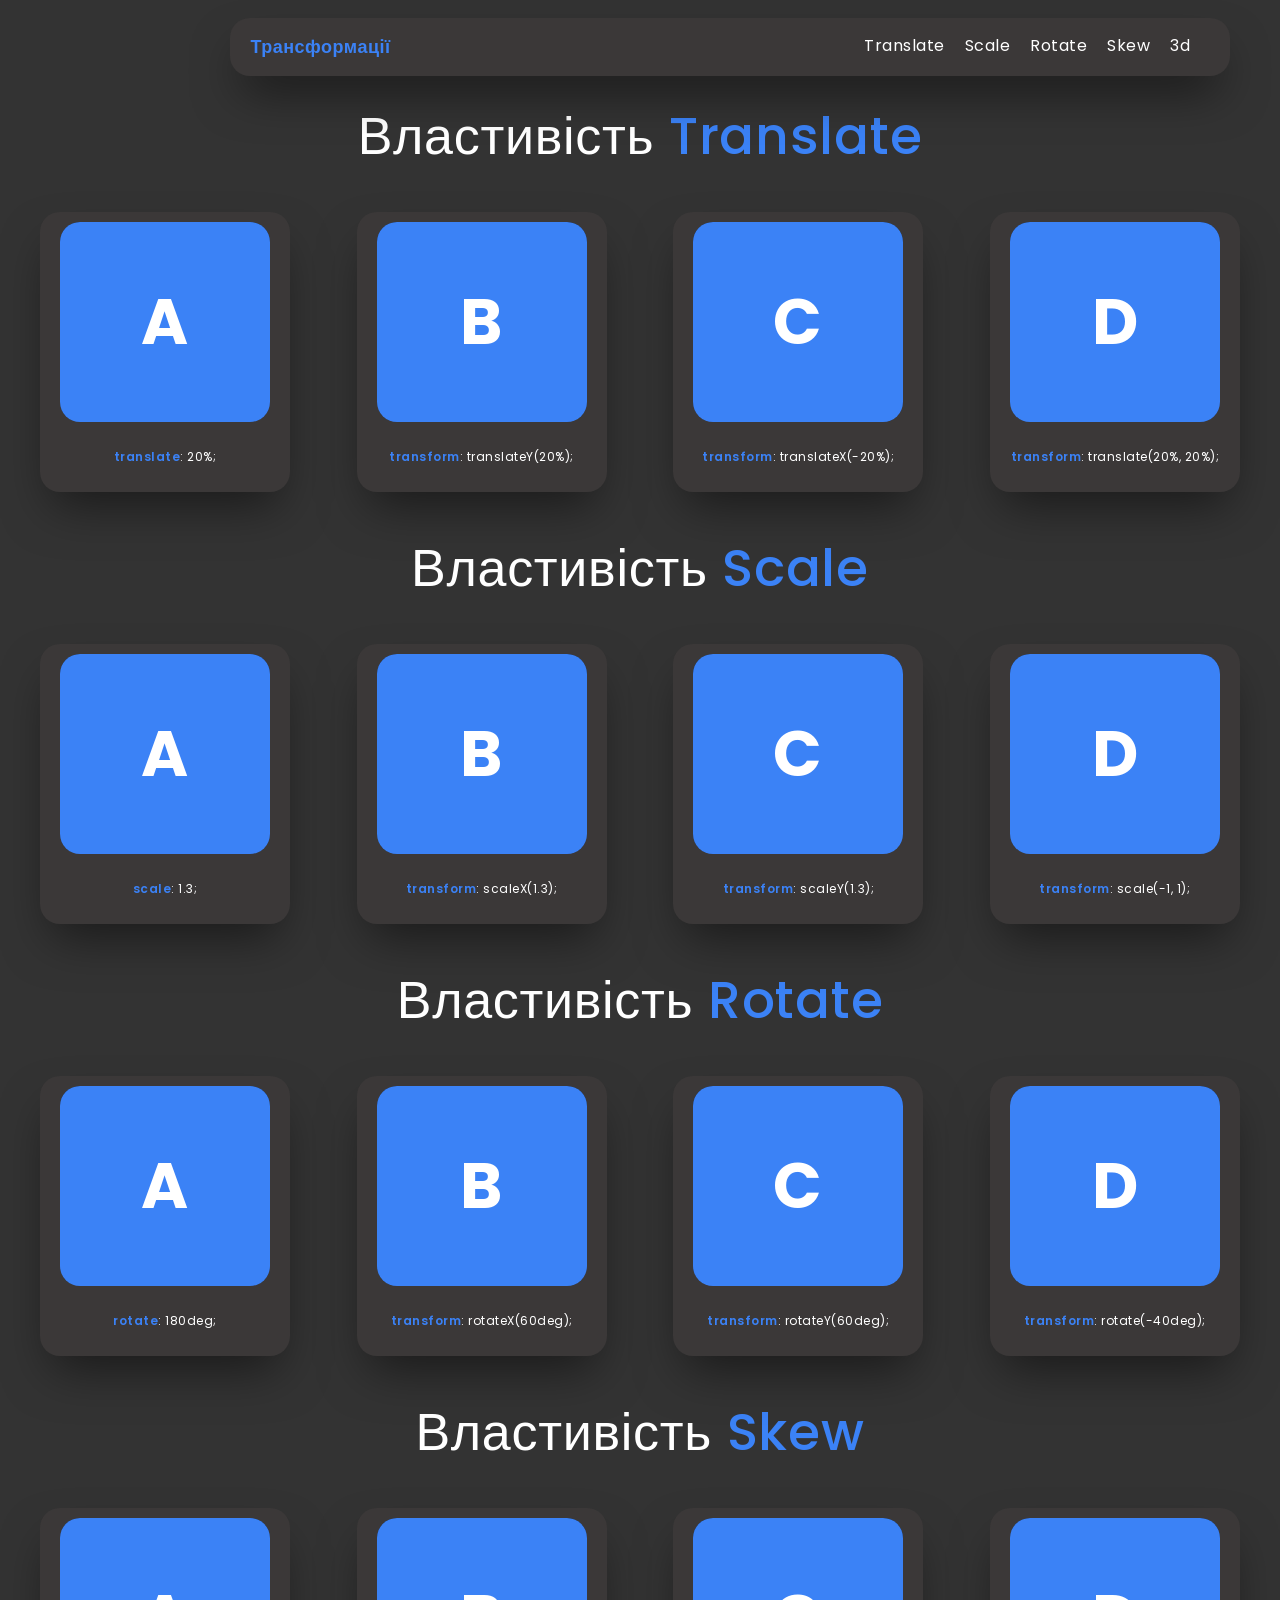
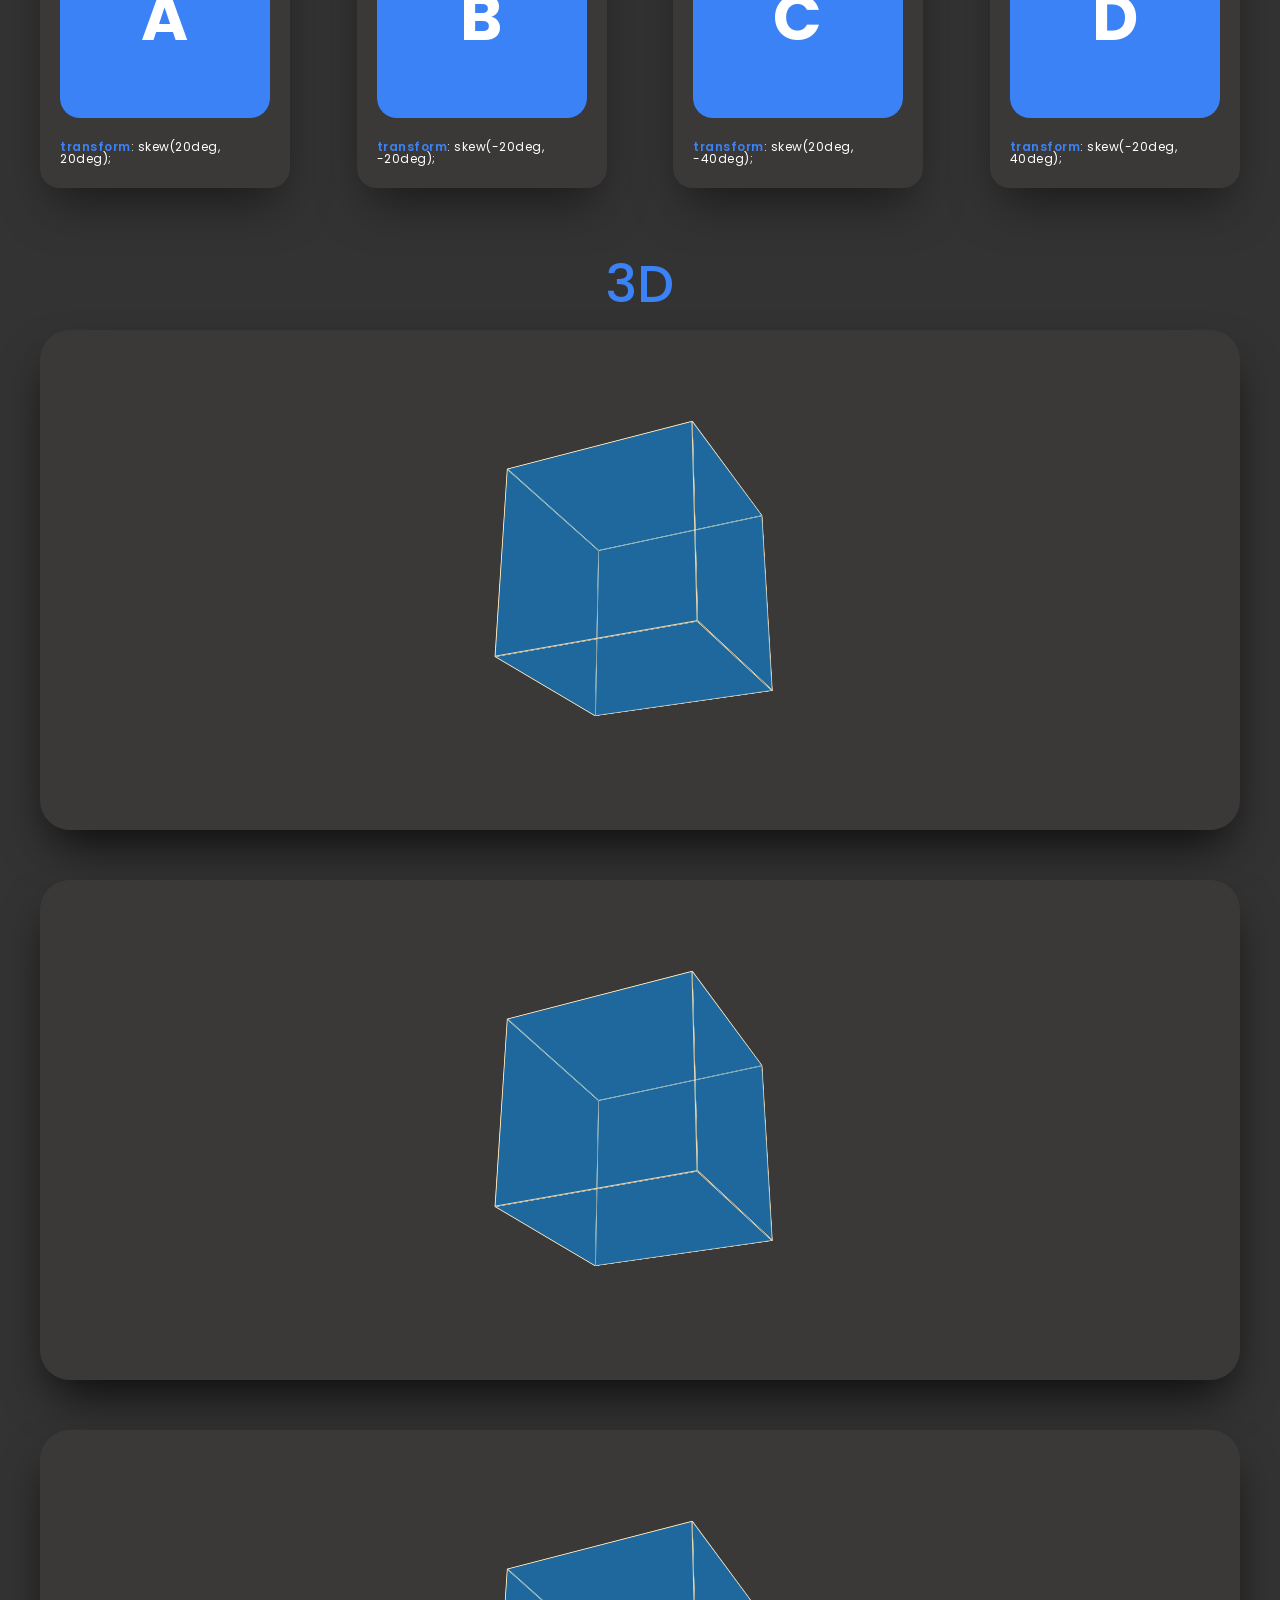
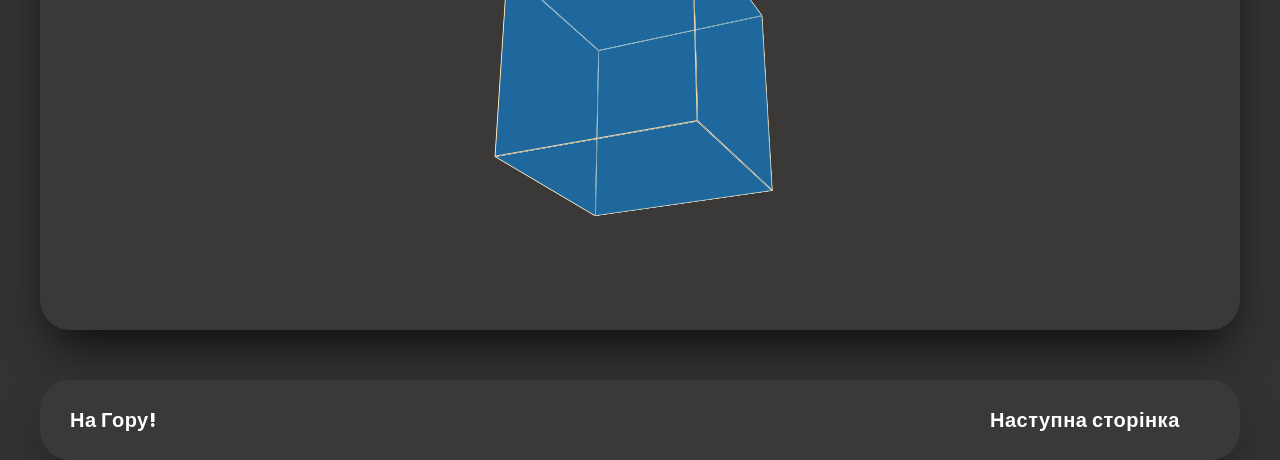
<file: homework_11/index.html>
<!DOCTYPE html>
<html lang="uk">

<head>
	<meta charset="UTF-8">
	<meta name="viewport" content="width=device-width, initial-scale=1.0">
	<link rel="preconnect" href="https://fonts.googleapis.com">
	<link rel="preconnect" href="https://fonts.gstatic.com" crossorigin>
	<link href="https://fonts.googleapis.com/css2?family=Poppins:wght@400;500;600;700&display=swap" rel="stylesheet">
	<link rel="stylesheet" href="css/reset.css">
	<link rel="stylesheet" href="css/style.css">
	<title>Home Work 11</title>
</head>

<body>
	<div class="wrapper">
		<header class="header">
			<div class="navigation">
				<div class="navigation__container">
					<div class='navigation__block'>
						<div class="navigation__title">
							<h1><span>Трансформації</span></h1>
						</div>
						<div class="navigation__list">
							<ul>
								<li><a href="#translate">Translate</a></li>
								<li><a href="#scale">Scale</a></li>
								<li><a href="#rotate">Rotate</a></li>
								<li><a href="#skew">Skew</a></li>
								<li><a href="#3d">3d</a></li>
							</ul>
						</div>
					</div>
				</div>
			</div>
		</header>
		<main class="page">
			<div class="content">
				<div class="content__container">
					<div class="subject" id='translate'>
						<h2>Властивість <span>Translate</span></h2>
					</div>
					<div class="section">
						<div class="block">
							<div class='block__background'>
								<div class="block__title" id="translate-a">
									<h2>A</h2>
								</div>
							</div>
							<div class="block__text">
								<p><span>translate</span>: 20%;</p>
							</div>
						</div>
						<div class="block">
							<div class='block__background'>
								<div class="block__title" id="translate-b">
									<h2>B</h2>
								</div>
							</div>
							<div class="block__text">
								<p><span>transform</span>: translateY(20%);</p>
							</div>
						</div>
						<div class="block">
							<div class='block__background'>
								<div class="block__title" id="translate-c">
									<h2>C</h2>
								</div>
							</div>
							<div class="block__text">
								<p><span>transform</span>: translateX(-20%);</p>
							</div>
						</div>
						<div class="block">
							<div class='block__background'>
								<div class="block__title" id="translate-d">
									<h2>D</h2>
								</div>
							</div>
							<div class="block__text">
								<p><span>transform</span>: translate(20%, 20%);</p>
							</div>
						</div>
					</div>
					<div class="subject" id='scale'>
						<h2>Властивість <span>Scale</span></h2>
					</div>
					<div class="section">
						<div class="block">
							<div class='block__background'>
								<div class="block__title" id="scale-a">
									<h2>A</h2>
								</div>
							</div>
							<div class="block__text">
								<p><span>scale</span>: 1.3;</p>
							</div>
						</div>
						<div class="block">
							<div class='block__background'>
								<div class="block__title" id="scale-b"">
									<h2>B</h2>
								</div>
							</div>
							<div class=" block__text">
									<p><span>transform</span>: scaleX(1.3);</p>
								</div>
							</div>
							<div class="block">
								<div class='block__background'>
									<div class="block__title" id="scale-c">
										<h2>C</h2>
									</div>
								</div>
								<div class="block__text">
									<p><span>transform</span>: scaleY(1.3);</p>
								</div>
							</div>
							<div class="block">
								<div class='block__background'>
									<div class="block__title" id="scale-d">
										<h2>D</h2>
									</div>
								</div>
								<div class="block__text">
									<p><span>transform</span>: scale(-1, 1);</p>
								</div>
							</div>
						</div>
						<div class="subject" id='rotate'>
							<h2>Властивість <span>Rotate</span></h2>
						</div>
						<div class="section">
							<div class="block">
								<div class='block__background'>
									<div class="block__title" id="rotate-a">
										<h2>A</h2>
									</div>
								</div>
								<div class="block__text">
									<p><span>rotate</span>: 180deg;</p>
								</div>
							</div>
							<div class="block">
								<div class='block__background'>
									<div class="block__title" id="rotate-b">
										<h2>B</h2>
									</div>
								</div>
								<div class="block__text">
									<p><span>transform</span>: rotateX(60deg);</p>
								</div>
							</div>
							<div class="block">
								<div class='block__background'>
									<div class="block__title" id="rotate-c">
										<h2>C</h2>
									</div>
								</div>
								<div class="block__text">
									<p><span>transform</span>: rotateY(60deg);</p>
								</div>
							</div>
							<div class="block">
								<div class='block__background'>
									<div class="block__title" id="rotate-d">
										<h2>D</h2>
									</div>
								</div>
								<div class="block__text">
									<p><span>transform</span>: rotate(-40deg);</p>
								</div>
							</div>
						</div>
						<div class="subject" id="skew">
							<h2>Властивість <span>Skew</span></h2>
						</div>
						<div class="section" id='skew-section'>
							<div class="block">
								<div class='block__background'>
									<div class="block__title" id="skew-a">
										<h2>A</h2>
									</div>
								</div>
								<div class="block__text">
									<p><span>transform</span>: skew(20deg, 20deg);</p>
								</div>
							</div>
							<div class="block">
								<div class='block__background'>
									<div class="block__title" id="skew-b">
										<h2>B</h2>
									</div>
								</div>
								<div class="block__text">
									<p><span>transform</span>: skew(-20deg, -20deg);</p>
								</div>
							</div>
							<div class="block">
								<div class='block__background'>
									<div class="block__title" id="skew-c">
										<h2>C</h2>
									</div>
								</div>
								<div class="block__text">
									<p><span>transform</span>: skew(20deg, -40deg);</p>
								</div>
							</div>
							<div class="block">
								<div class='block__background'>
									<div class="block__title" id="skew-d">
										<h2>D</h2>
									</div>
								</div>
								<div class="block__text">
									<p><span>transform</span>: skew(-20deg, 40deg);</p>
								</div>
							</div>
						</div>
						<div class="subject" id="3d">
							<h2><span>3D</span></h2>
						</div>
						<div class="section-3d" id="section-3d-a">
							<div class="scene">
								<div class="cube" id="cube-a">
									<div class="face front"></div>
									<div class="face back"></div>
									<div class="face left"></div>
									<div class="face right"></div>
									<div class="face top"></div>
									<div class="face bottom"></div>
								</div>
							</div>
						</div>
						<div class="section-3d" id="section-3d-b">
							<div class="scene">
								<div class="cube" id="cube-b">
									<div class="face front"></div>
									<div class="face back"></div>
									<div class="face left"></div>
									<div class="face right"></div>
									<div class="face top"></div>
									<div class="face bottom"></div>
								</div>
							</div>
						</div>
						<div class="section-3d" id="section-3d-c">
							<div class="scene">
								<div class="cube" id="cube-c">
									<div class="face front"></div>
									<div class="face back"></div>
									<div class="face left"></div>
									<div class="face right"></div>
									<div class="face top"></div>
									<div class="face bottom"></div>
								</div>
							</div>
						</div>
					</div>
				</div>
		</main>
		<footer class="footer">
			<div class="footer__container">
				<div class="button">
					<a href="#"><span>На</span> Гору!</a>
				</div>
				<div class="button">
					<a target='_blank' href="rocket.html"><span>Наступна</span> сторінка</a>
				</div>
			</div>
		</footer>
	</div>
</body>

</html>
</file>
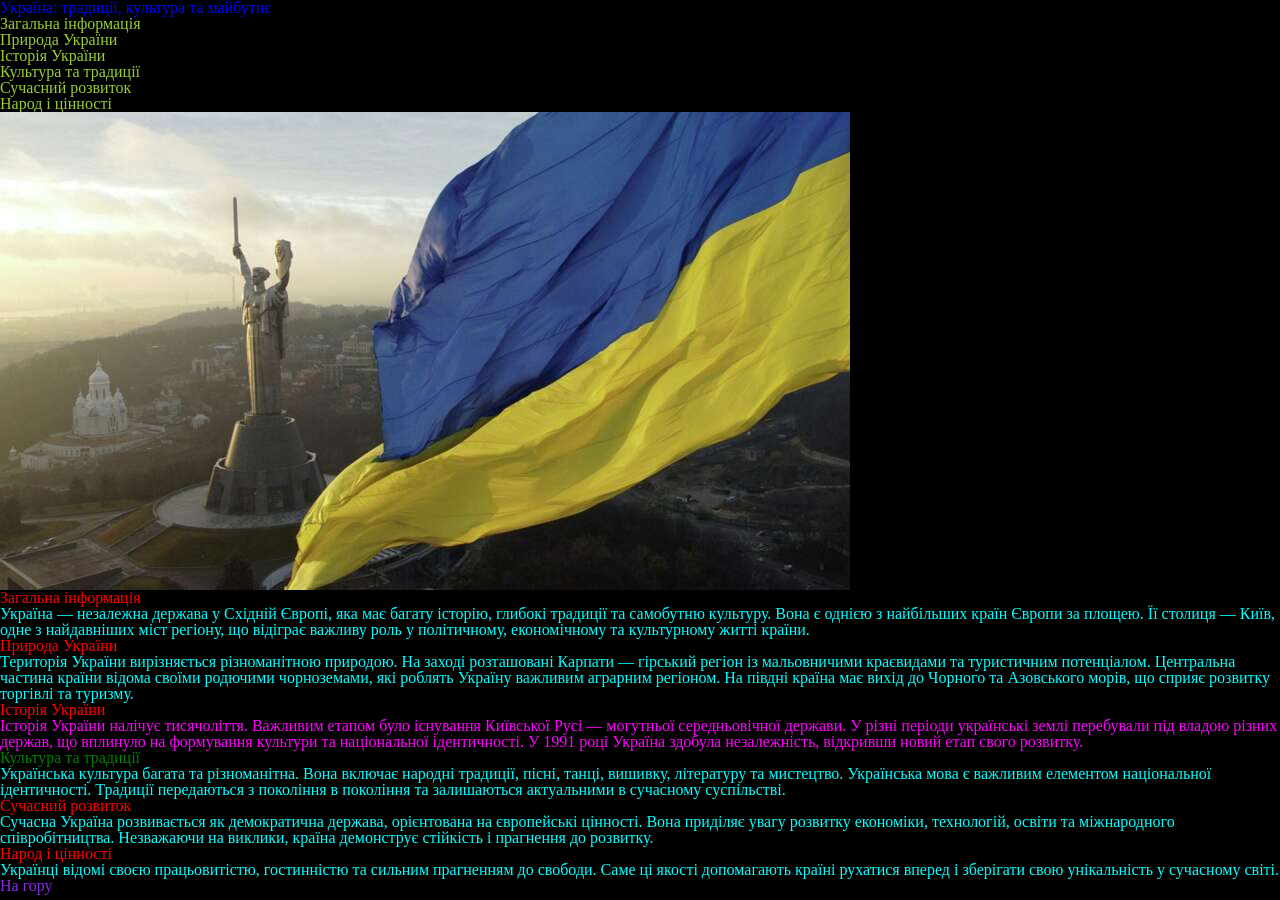
<file: homework_3/index.html>
<!DOCTYPE html>
<html lang="uk">

<head>
   <meta charset="UTF-8">
   <meta name="viewport" content="width=device-width, initial-scale=1.0">
   <link rel="stylesheet" href="css/reset.css">
   <link rel="stylesheet" href="css/style.css">
   <title>HomeWork 3</title>
</head>

<body>
   <header>
      <div class="block-title">
         <h1 class="title">Україна: традиції, культура та майбутнє</h1>
      </div>
   </header>
   <main>
      <nav class="main-nav">
         <ul>
            <li><a href="#about">Загальна інформація</a></li>
            <li><a href="#nature">Природа України</a></li>
            <li><a href="#history">Історія України</a></li>
            <li><a href="#culture">Культура та традиції</a></li>
            <li><a href="#development">Сучасний розвиток</a></li>
            <li><a href="#people">Народ і цінності</a></li>
         </ul>
      </nav>
      <div>
         <img src="img/ukraine.jpg" alt="прапор україни">
      </div>
      <div class="block-about" id="about">
         <h2 class="section-title">Загальна інформація</h2>
         <p class="text">
            Україна — незалежна держава у Східній Європі, яка має багату історію, глибокі традиції та самобутню
            культуру. Вона є однією з найбільших країн Європи за площею. Її столиця — Київ, одне з найдавніших міст
            регіону, що відіграє важливу роль у політичному, економічному та культурному житті країни.
         </p>
      </div>
      <div class="block-nature" id="nature">
         <h2 class="section-title">Природа України</h2>
         <p class="text">
            Територія України вирізняється різноманітною природою. На заході розташовані Карпати — гірський регіон із
            мальовничими краєвидами та туристичним потенціалом. Центральна частина країни відома своїми родючими
            чорноземами, які роблять Україну важливим аграрним регіоном. На півдні країна має вихід до Чорного та
            Азовського морів, що сприяє розвитку торгівлі та туризму.
         </p>
      </div>
      <div class="block-history" id="history">
         <h2 class="section-title">Історія України</h2>
         <p class="text" id="text-history">
            Історія України налічує тисячоліття. Важливим етапом було існування Київської Русі — могутньої
            середньовічної держави. У різні періоди українські землі перебували під владою різних держав, що вплинуло на
            формування культури та національної ідентичності. У 1991 році Україна здобула незалежність, відкривши новий
            етап свого розвитку.
         </p>
      </div>
      <div class="block-culture" id="culture">
         <h2 class="section-title" id="title-culture">Культура та традиції</h2>
         <p class="text">
            Українська культура багата та різноманітна. Вона включає народні традиції, пісні, танці, вишивку, літературу
            та мистецтво. Українська мова є важливим елементом національної ідентичності. Традиції передаються з
            покоління в покоління та залишаються актуальними в сучасному суспільстві.
         </p>
      </div>
      <div class="block-development" id="development">
         <h2 class="section-title">Сучасний розвиток</h2>
         <p class="text">
            Сучасна Україна розвивається як демократична держава, орієнтована на європейські цінності. Вона приділяє
            увагу розвитку економіки, технологій, освіти та міжнародного співробітництва. Незважаючи на виклики, країна
            демонструє стійкість і прагнення до розвитку.
         </p>
      </div>
      <div class="block-people" id="people">
         <h2 class="section-title">Народ і цінності</h2>
         <p class="text">
            Українці відомі своєю працьовитістю, гостинністю та сильним прагненням до свободи. Саме ці якості
            допомагають країні рухатися вперед і зберігати свою унікальність у сучасному світі.
         </p>
      </div>
   </main>
   <footer>
      <div class="button">
         <a href="#top">На гору</a>
      </div>
   </footer>
</body>

</html>
</file>
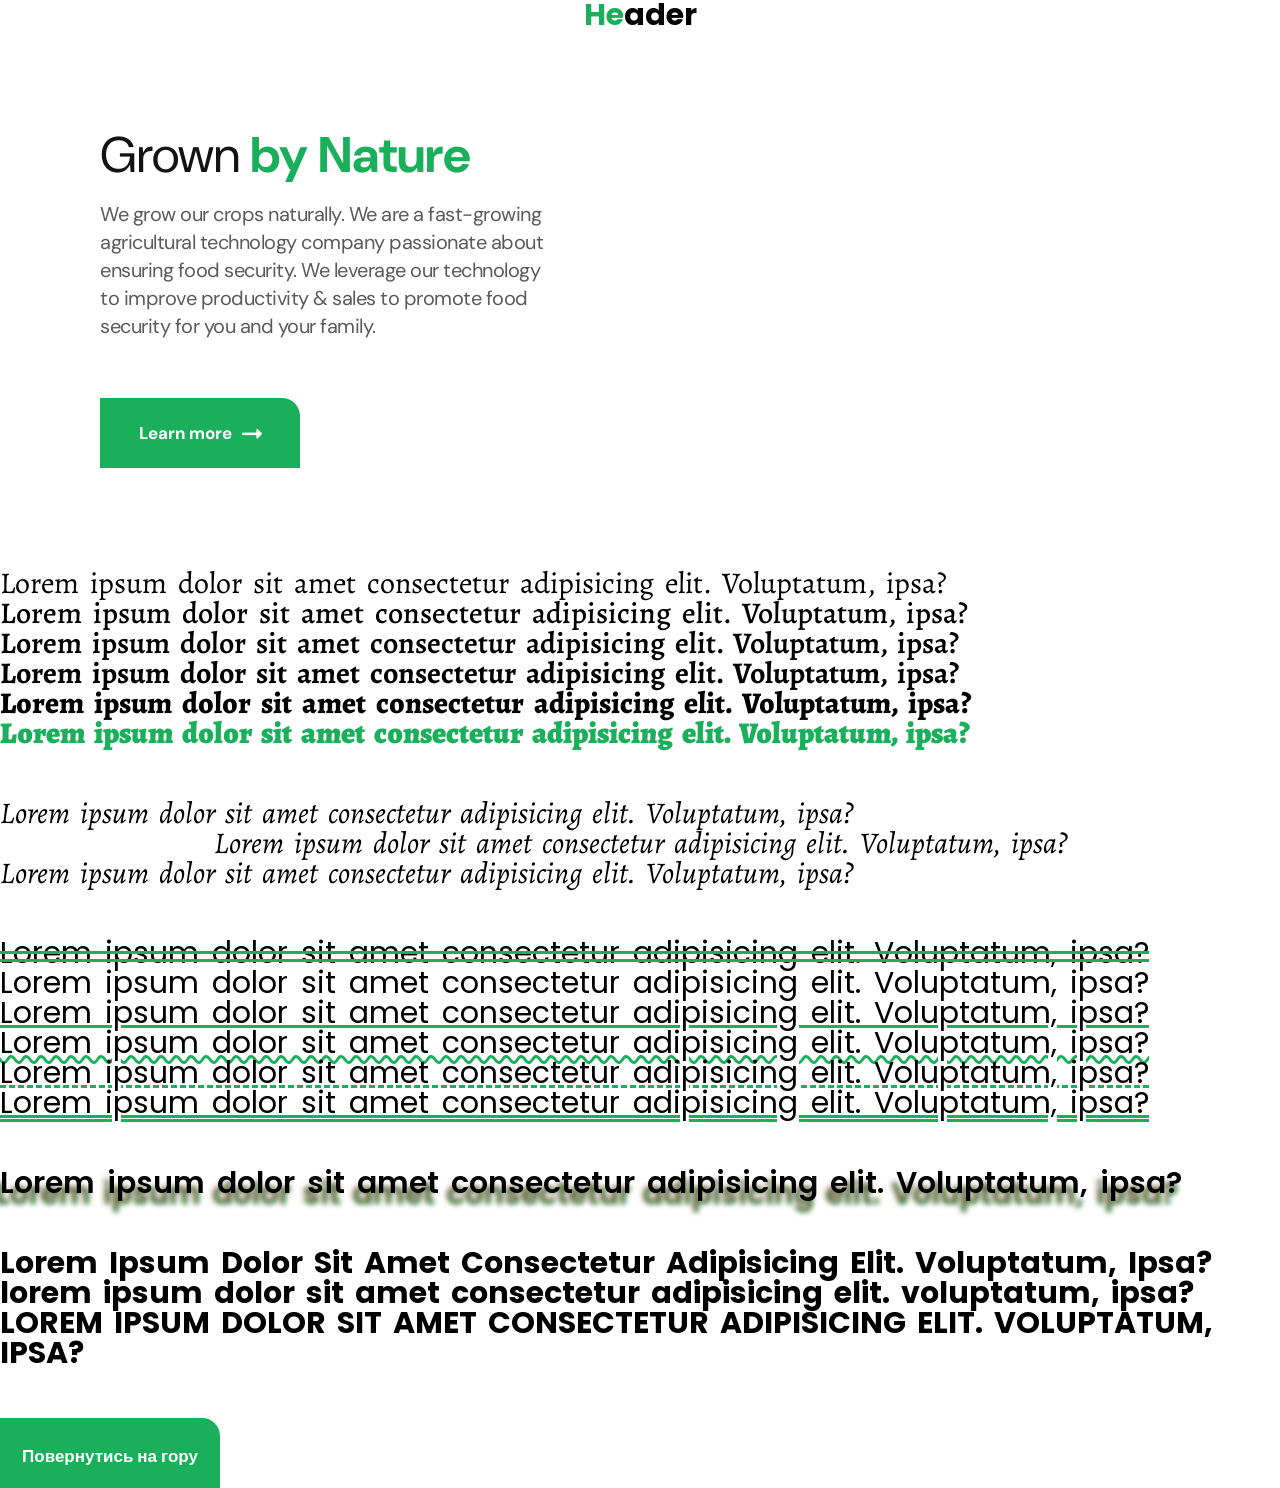
<file: homework_4/index.html>
<!DOCTYPE html>
<html lang="uk">

<head>
   <meta charset="UTF-8">
   <meta name="viewport" content="width=device-width, initial-scale=1.0">
   <link rel="stylesheet" href="css/reset.css">
   <link rel="stylesheet" href="css/fonts.css">
   <link rel="stylesheet" href="css/style.css">
   <link rel="preconnect" href="https://fonts.googleapis.com">
   <link rel="preconnect" href="https://fonts.gstatic.com" crossorigin>
   <link href="https://fonts.googleapis.com/css2?family=DM%20Sans:wght@100;200;300;400;500;600;700;800;900&display=swap"
      rel="stylesheet">
   <link href="https://fonts.googleapis.com/css2?family=Poppins:wght@100;200;300;400;500;600;700;800;900&display=swap"
      rel="stylesheet">
   <title>Homework 4</title>
</head>

<body>

   <header>
      <div class="title">
         <h1><span>He</span>ader</h1>
      </div>
   </header>
   <main>
      <div class="block">
         <h2>Grown <span>by Nature</span></h2>
         <p>We grow our crops naturally. We are a fast-growing<br>agricultural technology company passionate
            about<br>ensuring food security. We leverage our technology<br>to improve productivity & sales to promote
            food<br>
            security for you and your family.</p>
         <div>
            <button class="button">Learn more <img src="../homework_4/img/Path.png" alt="#"></button>
         </div>
      </div>
      <div class="block-1">
         <p>
            Lorem ipsum dolor sit amet consectetur adipisicing elit. Voluptatum, ipsa?
         </p>
      </div>
      <div class="block-2">
         <p>
            Lorem ipsum dolor sit amet consectetur adipisicing elit. Voluptatum, ipsa?
         </p>
      </div>
      <div class="block-3">
         <p>
            Lorem ipsum dolor sit amet consectetur adipisicing elit. Voluptatum, ipsa?
         </p>
      </div>
      <div class="block-4">
         <p>
            Lorem ipsum dolor sit amet consectetur adipisicing elit. Voluptatum, ipsa?
         </p>
      </div>
      <div class="block-5">
         <p>
            Lorem ipsum dolor sit amet consectetur adipisicing elit. Voluptatum, ipsa?
         </p>
      </div>
      <div class="block-6">
         <p>
            Lorem ipsum dolor sit amet consectetur adipisicing elit. Voluptatum, ipsa?
         </p>
      </div>
      <div class="block-7">
         <p>
            Lorem ipsum dolor sit amet consectetur adipisicing elit. Voluptatum, ipsa?
         </p>
      </div>
      <div class="block-8">
         <p>
            Lorem ipsum dolor sit amet consectetur adipisicing elit. Voluptatum, ipsa?
         </p>
      </div>
      <div class="block-9">
         <p>
            Lorem ipsum dolor sit amet consectetur adipisicing elit. Voluptatum, ipsa?
         </p>
      </div>
      <div class="block-10">
         <p>
            Lorem ipsum dolor sit amet consectetur adipisicing elit. Voluptatum, ipsa?
         </p>
      </div>
      <div class="block-11">
         <p>
            Lorem ipsum dolor sit amet consectetur adipisicing elit. Voluptatum, ipsa?
         </p>
      </div>
      <div class="block-12">
         <p>
            Lorem ipsum dolor sit amet consectetur adipisicing elit. Voluptatum, ipsa?
         </p>
      </div>
      <div class="block-13">
         <p>
            Lorem ipsum dolor sit amet consectetur adipisicing elit. Voluptatum, ipsa?
         </p>
      </div>
      <div class="block-14">
         <p>
            Lorem ipsum dolor sit amet consectetur adipisicing elit. Voluptatum, ipsa?
         </p>
      </div>
      <div class="block-15">
         <p>
            Lorem ipsum dolor sit amet consectetur adipisicing elit. Voluptatum, ipsa?
         </p>
      </div>
      <div class="block-16">
         <p>
            Lorem ipsum dolor sit amet consectetur adipisicing elit. Voluptatum, ipsa?
         </p>
      </div>
      <div class="block-17">
         <p>
            Lorem ipsum dolor sit amet consectetur adipisicing elit. Voluptatum, ipsa?
         </p>
      </div>
      <div class="block-18">
         <p>
            Lorem ipsum dolor sit amet consectetur adipisicing elit. Voluptatum, ipsa?
         </p>
      </div>
      <div class="block-19">
         <p>
            Lorem ipsum dolor sit amet consectetur adipisicing elit. Voluptatum, ipsa?
         </p>
      </div>
   </main>
   <footer>
      <div class="footer">
         <p><a href="#top">Повернутись на гору</a></p>
      </div>
   </footer>
</body>

</html>
</file>
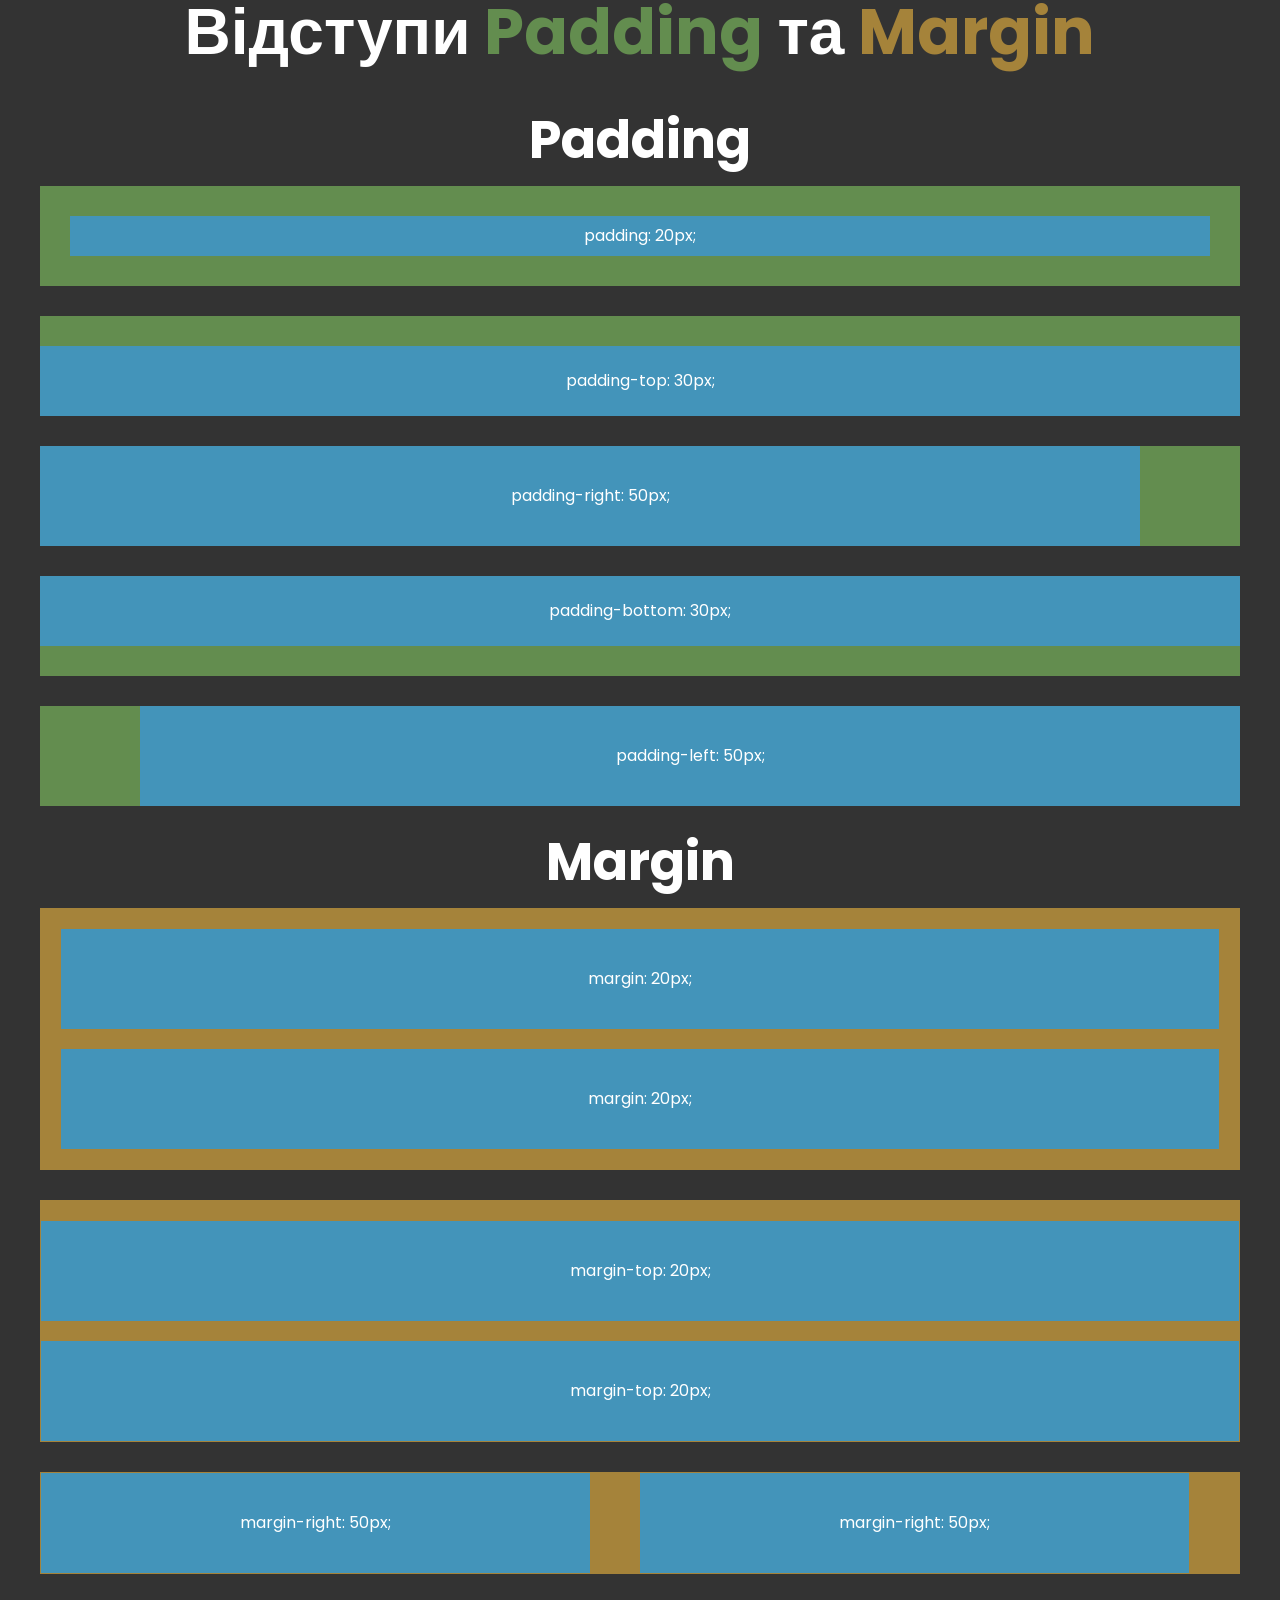
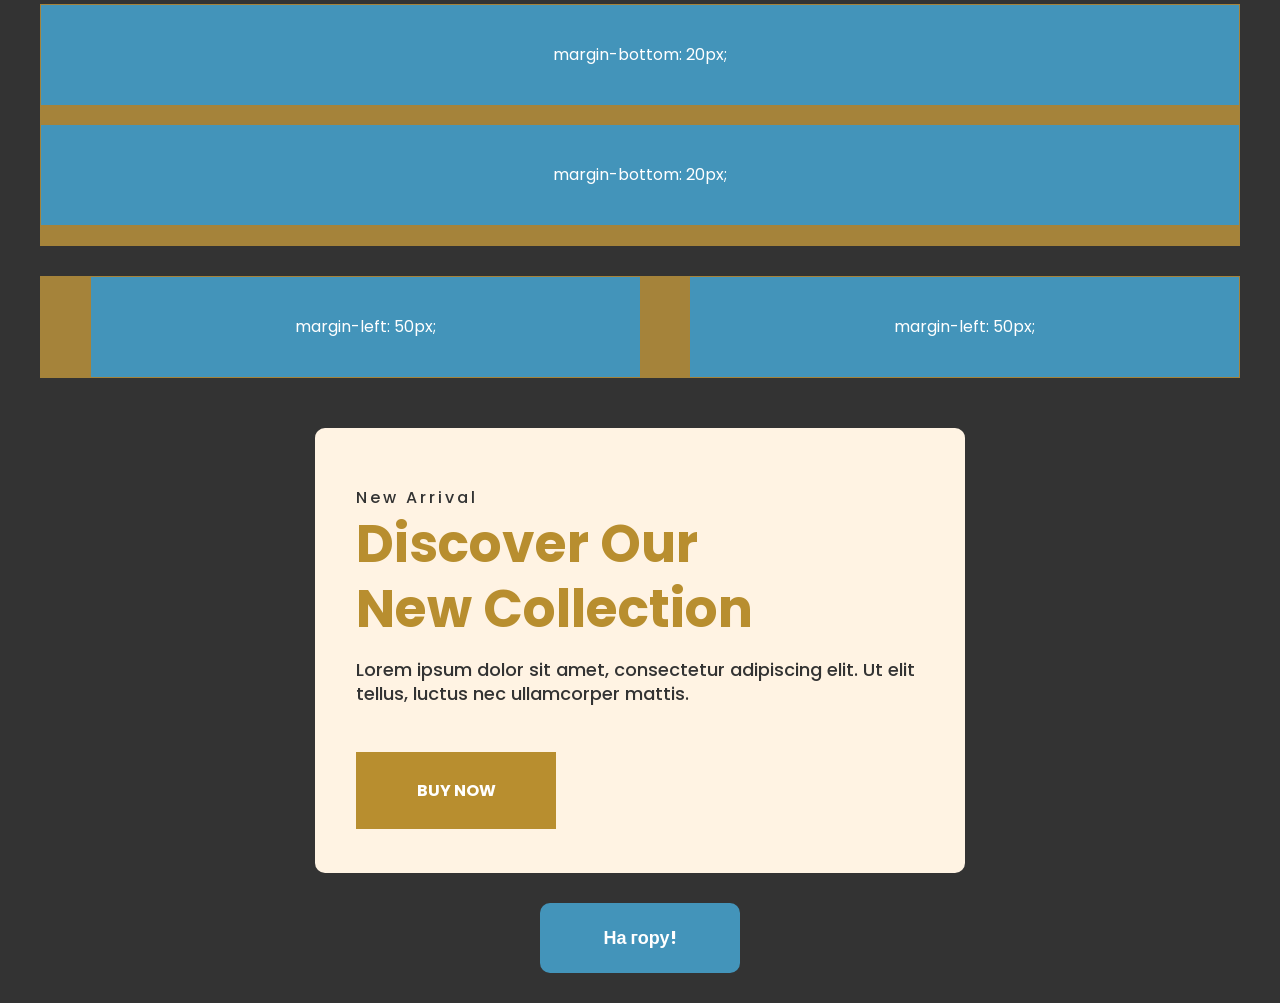
<file: homework_5/index.html>
<!DOCTYPE html>
<html lang="uk">

<head>
	<meta charset="UTF-8">
	<meta name="viewport" content="width=device-width, initial-scale=1.0">
	<link rel="preconnect" href="https://fonts.googleapis.com">
	<link rel="preconnect" href="https://fonts.gstatic.com" crossorigin>
	<link href="https://fonts.googleapis.com/css2?family=Poppins:wght@400;500;700&display=swap" rel="stylesheet">
	<link rel="stylesheet" href="css/reset.css">
	<link rel="stylesheet" href="css/style.css">
	<title>Home work 5</title>
</head>

<body>
	<div class="wrapper">
		<header class="header">
			<div class="header__container">
				<div class="header__title">
					<h1>Відступи <span id="a">Padding</span> та <span id="b">Margin</span></h1>
				</div>
			</div>
		</header>
		<main class="page">
			<!-------------------------------------------->
			<div class=" padding">
				<div class="padding__container">
					<div class="padding__title">
						<h2>Padding</h2>
					</div>
					<div class="padding__section">
						<div class="padding__block" id="padding">
							<div class="padding__content">
								<p>padding: 20px;</p>
							</div>
						</div>
					</div>
					<div class="padding__section">
						<div class="padding__block" id="padding-top">
							<div class="padding__content">
								<p>padding-top: 30px;</p>
							</div>
						</div>
					</div>
					<div class="padding__section">
						<div class="padding__block" id="padding-right">
							<div class="padding__content">
								<p>padding-right: 50px;</p>
							</div>
						</div>
					</div>
					<div class="padding__section">
						<div class="padding__block" id="padding-bottom">
							<div class="padding__content">
								<p>padding-bottom: 30px;</p>
							</div>
						</div>
					</div>
					<div class="padding__section">
						<div class="padding__block" id="padding-left">
							<div class="padding__content">
								<p>padding-left: 50px;</p>
							</div>
						</div>
					</div>
				</div>
			</div>
			<!-------------------------------------------->
			<div class="margin">
				<div class="margin__container">
					<div class="margin__title">
						<h2>Margin</h2>
					</div>
					<div class="margin__section">
						<div class="margin__block" id="margin-a">
							<div class="margin__content">
								<p>margin: 20px;</p>
							</div>
						</div>
						<div class="margin__block" id="margin-b">
							<div class="margin__content">
								<p>margin: 20px;</p>
							</div>
						</div>
					</div>
					<div class="margin__section">
						<div class="margin__block" id="margin-top-a">
							<div class="margin__content">
								<p>margin-top: 20px;</p>
							</div>
						</div>
						<div class="margin__block" id="margin-top-b">
							<div class="margin__content">
								<p>margin-top: 20px;</p>
							</div>
						</div>
					</div>
					<div class="margin__section" id="section-right">
						<div class="margin__block" id="margin-right-a">
							<div class="margin__content">
								<p>margin-right: 50px;</p>
							</div>
						</div>
						<div class="margin__block" id="margin-right-b">
							<div class="margin__content">
								<p>margin-right: 50px;</p>
							</div>
						</div>
					</div>
					<div class="margin__section">
						<div class="margin__block" id="margin-bottom-a">
							<div class="margin__content">
								<p>margin-bottom: 20px;</p>
							</div>
						</div>
						<div class="margin__block" id="margin-bottom-b">
							<div class="margin__content">
								<p>margin-bottom: 20px;</p>
							</div>
						</div>
					</div>
					<div class="margin__section" id="section-left">
						<div class="margin__block" id="margin-left-a">
							<div class="margin__content">
								<p>margin-left: 50px;</p>
							</div>
						</div>
						<div class="margin__block" id="margin-left-b">
							<div class="margin__content">
								<p>margin-left: 50px;</p>
							</div>
						</div>
					</div>
				</div>
			</div>
			<!-------------------------------------------->
			<div class="collection">
				<div class="collection__container">
					<div class="collection-section">
						<div class="block">
							<div class="block__suptitle">
								<h3>New Arrival</h3>
							</div>
							<div class="block__title">
								<h2>Discover Our<br> New Collection</h2>
							</div>
							<div class="block__text">
								<p>Lorem ipsum dolor sit amet, consectetur adipiscing elit. Ut elit tellus, luctus nec ullamcorper
									mattis.
								</p>
							</div>
							<div class="block__button">
								<a href="#">BUY Now</a>
							</div>
						</div>
					</div>
				</div>
			</div>
		</main>
		<footer class=" footer">
			<div class="footer__container">
				<div class="footer__button">
					<a href="#top">На гору!</a>
				</div>
			</div>
		</footer>
	</div>
</body>

</html>
</file>
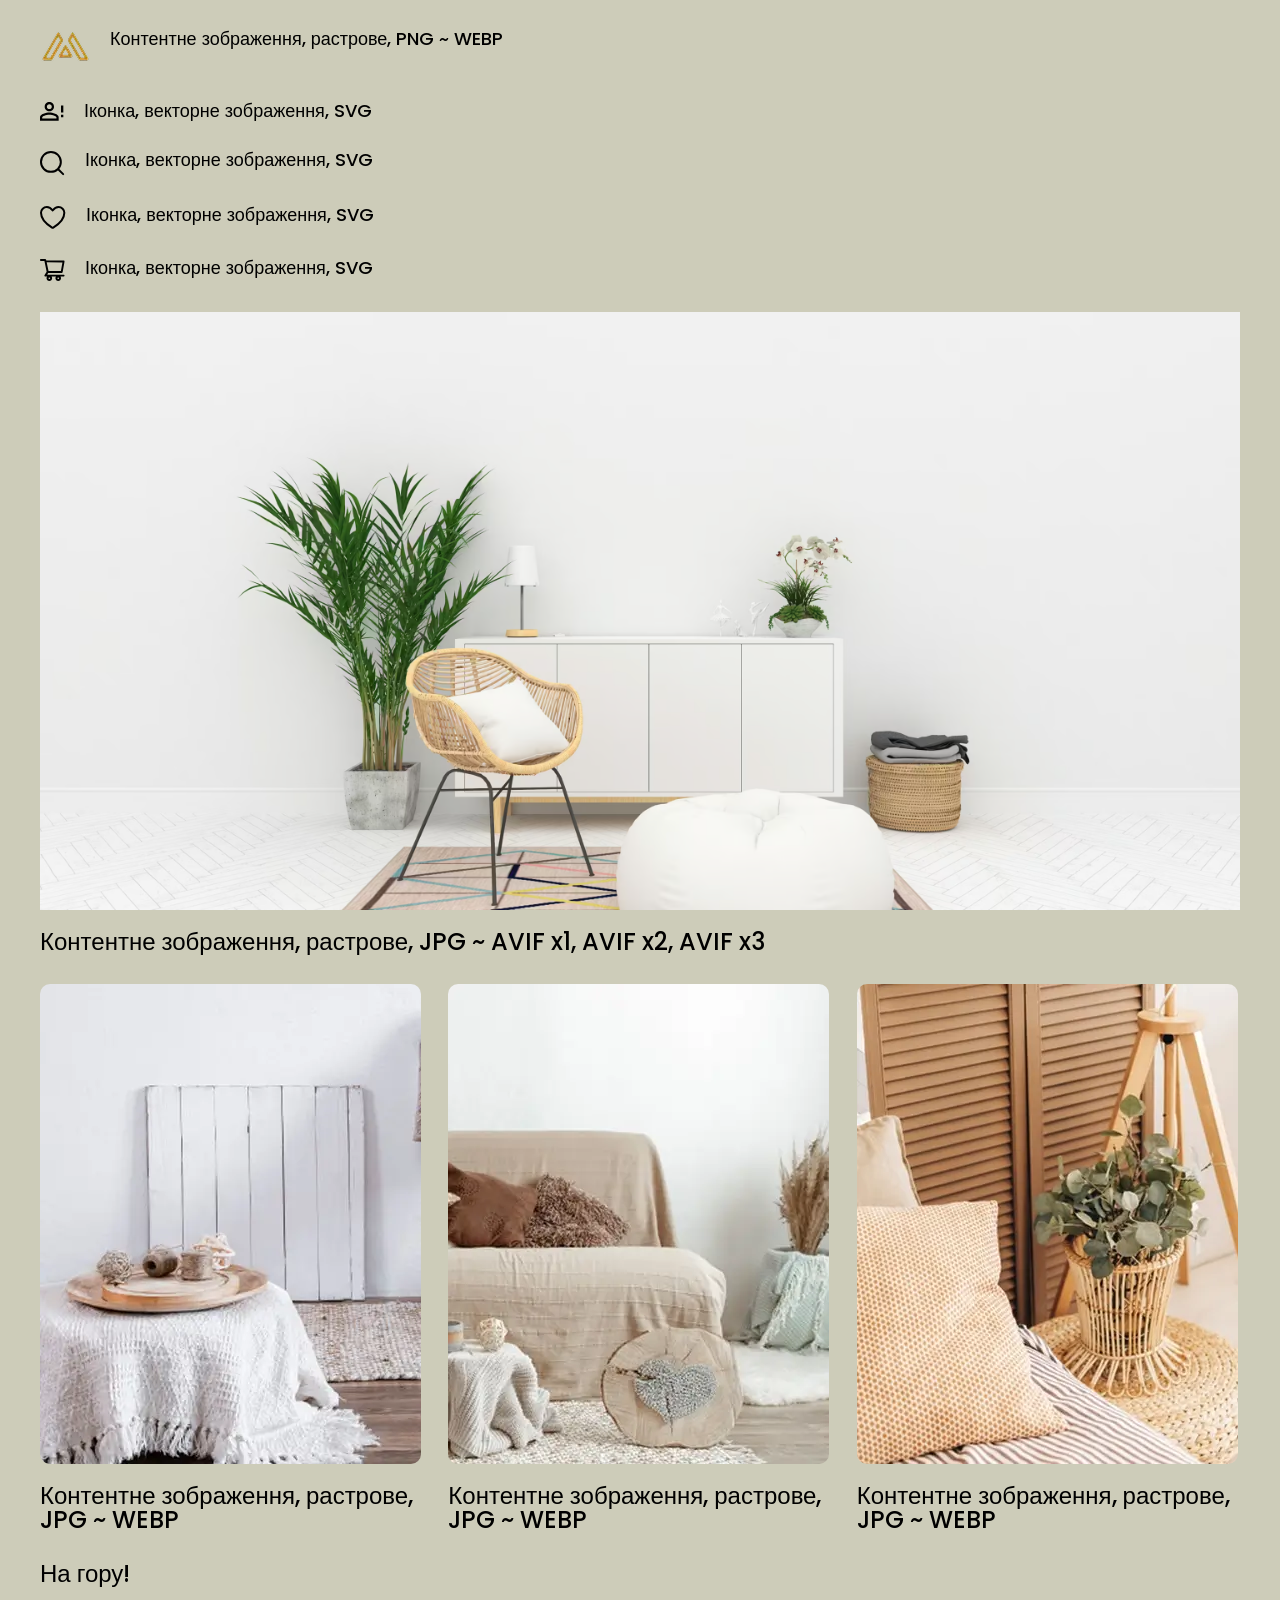
<file: homework_8/index.html>
<!DOCTYPE html>
<html lang="uk">

<head>
	<meta charset="UTF-8">
	<meta name="viewport" content="width=device-width, initial-scale=1.0">
	<link rel="preconnect" href="https://fonts.googleapis.com">
	<link rel="preconnect" href="https://fonts.gstatic.com" crossorigin>
	<link href="https://fonts.googleapis.com/css2?family=Poppins:wght@500&display=swap" rel="stylesheet">
	<link rel="stylesheet" href="css/reset.css">
	<link rel="stylesheet" href="css/style.css">
	<title>Home work 8</title>
</head>

<body>
	<div class="wrapper">
		<header class="header">
			<div class="header__container">
				<div class="logo">
					<div class="logo__img">
						<img src="img/logo.webp" alt="логотип">
					</div>
					<div class="logo__text">
						<p>Контентне зображення, растрове, PNG ~ WEBP</p>
					</div>
				</div>
			</div>
		</header>
		<main class='page'>
			<div class='icon'>
				<div class="icon__container">
					<div class="icon-block">
						<div class="icon-block__img">
							<img src="img/account.svg" alt="іконка">
						</div>
						<div class="icon-block__text">
							<p>Іконка, векторне зображення, SVG</p>
						</div>
					</div>
					<div class="icon-block">
						<div class="icon-block__img">
							<img src="img/icons-search.svg" alt="іконка">
						</div>
						<div class="icon-block__text">
							<p>Іконка, векторне зображення, SVG</p>
						</div>
					</div>
					<div class="icon-block">
						<div class="icon-block__img">
							<img src="img/icons-heart.svg" alt="іконка">
						</div>
						<div class="icon-block__text">
							<p>Іконка, векторне зображення, SVG</p>
						</div>
					</div>
					<div class="icon-block">
						<div class="icon-block__img">
							<img src="img/icons-shoping.svg" alt="іконка">
						</div>
						<div class="icon-block__text">
							<p>Іконка, векторне зображення, SVG</p>
						</div>
					</div>
				</div>
			</div>
			<div class="page">
				<div class="page__container">
					<div class="page__img">
						<picture>
							<source srcset='img/image-background-2x.avif 2x, image-background-3x.avif 3x' type='image/avif'>
							<img src="img/image-background-1x.avif" alt="картинка">
						</picture>
					</div>
					<div class="page__text">
						<p>Контентне зображення, растрове, JPG ~ AVIF x1, AVIF x2, AVIF x3</p>
					</div>
				</div>
			</div>
			<div class="content-block">
				<div class="content-block__container">
					<div class="content-block">
						<div class="content-block__img">
							<img src="img/image-content-1.webp" alt="картинка">
						</div>
						<div class="content-block__text">
							<p>
								Контентне зображення, растрове, JPG ~ WEBP
							</p>
						</div>
					</div>
					<div class="content-block">
						<div class="content-block__img">
							<img src="img/image-content-2.webp" alt="картинка">
						</div>
						<div class="content-block__text">
							<p>
								Контентне зображення, растрове, JPG ~ WEBP
							</p>
						</div>
					</div>
					<div class="content-block">
						<div class="content-block__img">
							<img src="img/image-content-3.webp" alt="картинка">
						</div>
						<div class="content-block__text">
							<p>
								Контентне зображення, растрове, JPG ~ WEBP
							</p>
						</div>
					</div>
				</div>
			</div>
		</main>
		<footer class="footer">
			<div class='footer__container'>
				<div class="footer__btn">
					<a href='#top'>На гору!</a>
				</div>
			</div>
		</footer>
	</div>
</body>

</html>
</file>
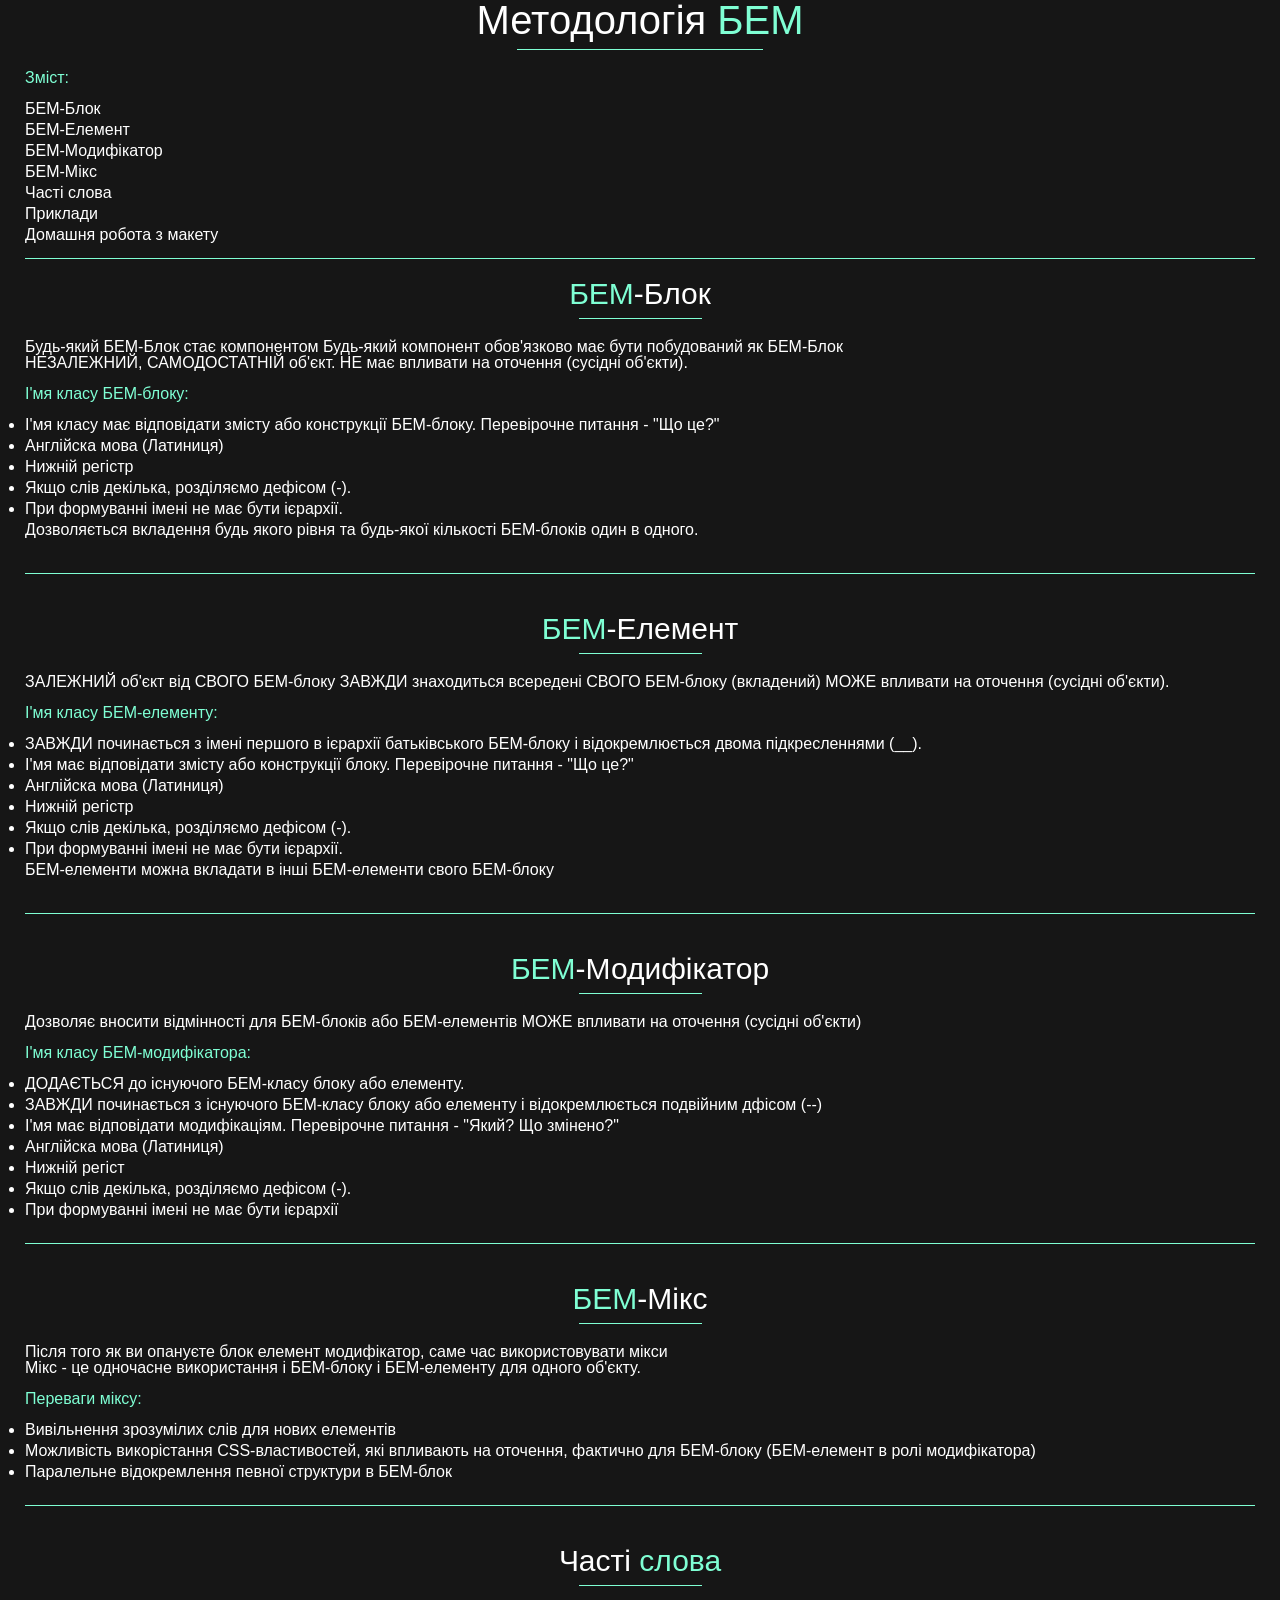
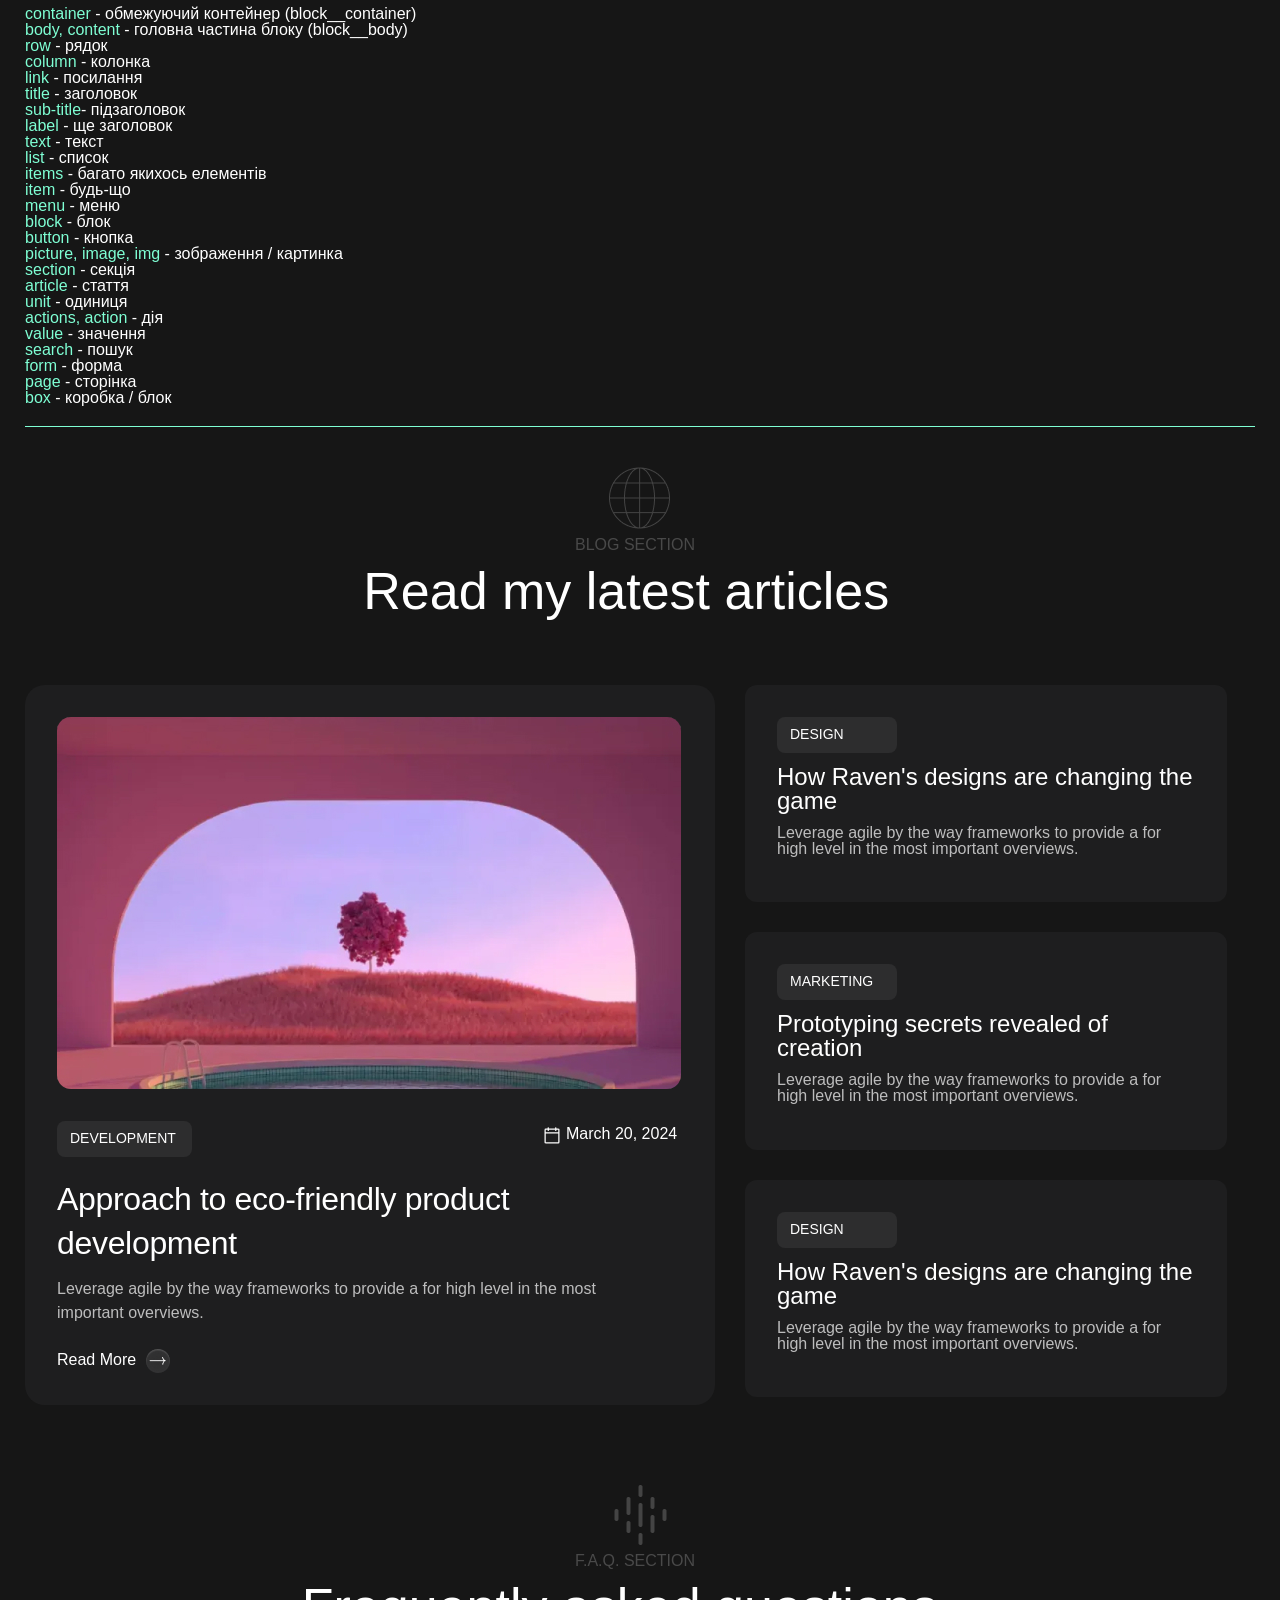
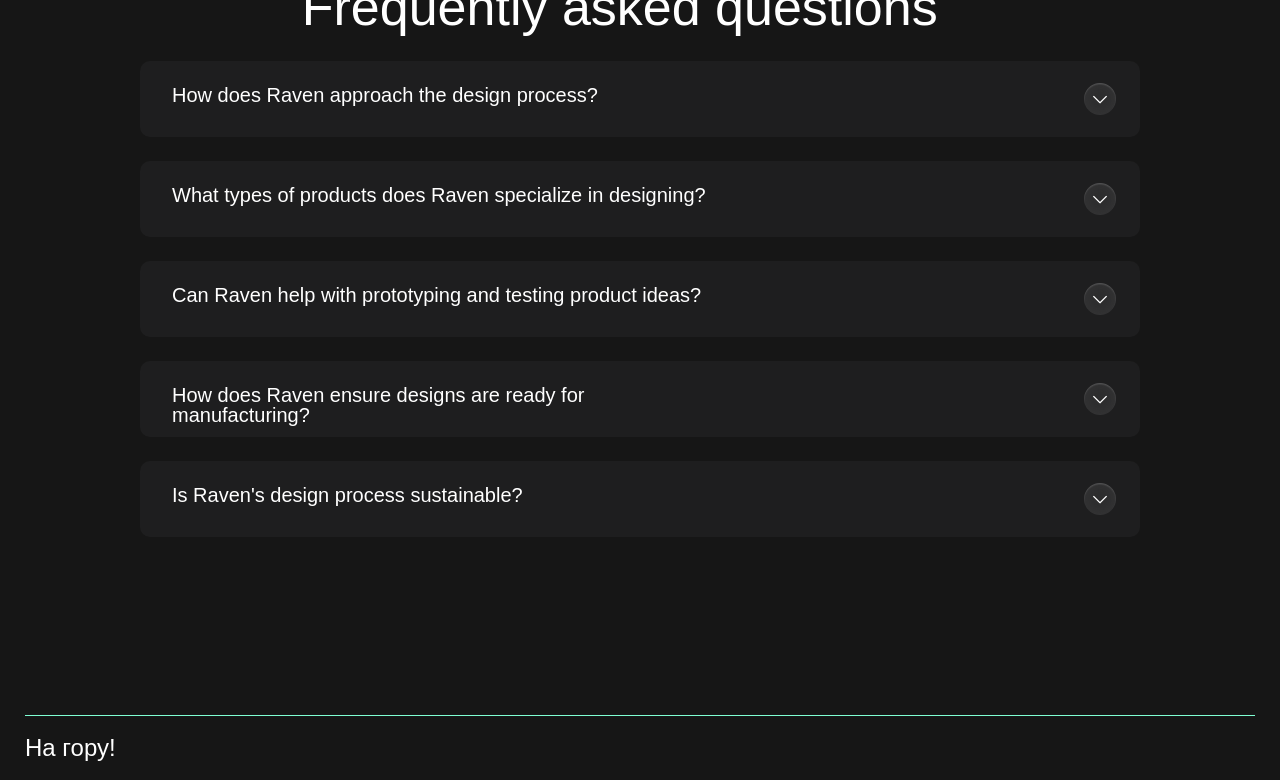
<file: homework_9/index.html>
<!DOCTYPE html>
<html lang="uk">

<head>
   <meta charset="UTF-8">
   <meta name="viewport" content="width=device-width, initial-scale=1.0">
   <link rel="stylesheet" href="css/fonts.css">
   <link rel="stylesheet" href="css/reset.css">
   <link rel="stylesheet" href="css/style.css">
   <title>Home work 9</title>
</head>

<body>
   <header class="header">
      <div class="header__container">
         <div class="header__title">
            <h1>Методологія <span>БЕМ</span></h1>
         </div>
         <div class="header__list">
            <h2>Зміст:</h2>
            <ul>
               <li><a href="#bem-block">БЕМ-Блок</a></li>
               <li><a href="#bem-element">БЕМ-Елемент</a></li>
               <li><a href="#bem-modifier">БЕМ-Модифікатор</a></li>
               <li><a href="#bem-mix">БЕМ-Мікс</a></li>
               <li><a href="#words">Часті слова</a></li>
               <li><a href="#">Приклади</a></li>
               <li><a href="#homework">Домашня робота з макету</a></li>
            </ul>
         </div>
      </div>
   </header>
   <main class="page">

      <!--БЕМ-Блок-->
      <div class="block" id="bem-block">
         <div class="block__container">
            <div class="block__header">
               <div class="block__title title">
                  <h2><span>БЕМ</span>-Блок</h2>
               </div>
               <div class="block__text">
                  <p> Будь-який БЕМ-Блок стає компонентом
                     Будь-який компонент обов'язково має бути побудований як БЕМ-Блок</p>
                  <p> НЕЗАЛЕЖНИЙ, САМОДОСТАТНІЙ об'єкт.
                     НЕ має впливати на оточення (сусідні об'єкти).</p>
               </div>
            </div>
            <div class="block__items">
               <div class="block__sup-title">
                  <h3>І'мя класу БЕМ-блоку:</h3>
               </div>
               <div class="block__list">
                  <ul>
                     <li>І'мя класу має відповідати змісту або конструкції БЕМ-блоку.
                        Перевірочне питання - "Що це?"</li>
                     <li>Англійска мова (Латиниця)</li>
                     <li>Нижній регістр</li>
                     <li>Якщо слів декілька, розділяємо дефісом (-).</li>
                     <li>При формуванні імені не має бути ієрархії.</li>
                  </ul>
               </div>
               <div class="block__text">
                  <p> Дозволяється вкладення будь якого рівня та будь-якої кількості
                     БЕМ-блоків один в одного.</p>
               </div>
            </div>
         </div>
      </div>

      <!--БЕМ-Елемент-->
      <div class="block" id="bem-element">
         <div class="block__container">
            <div class="block__header">
               <div class="block__title title">
                  <h2><span>БЕМ</span>-Елемент</h2>
               </div>
               <div class="block__text">
                  <p>ЗАЛЕЖНИЙ об'єкт від СВОГО БЕМ-блоку
                     ЗАВЖДИ знаходиться всередені СВОГО БЕМ-блоку (вкладений)
                     МОЖЕ впливати на оточення (сусідні об'єкти).</p>
               </div>
            </div>
            <div class="block__items">
               <div class="block__sup-title">
                  <h3>І'мя класу БЕМ-елементу:</h3>
               </div>
               <div class="block__list">
                  <ul>
                     <li>ЗАВЖДИ починається з імені першого в ієрархії
                        батьківського БЕМ-блоку
                        і відокремлюється двома підкресленнями (__).</li>
                     <li>І'мя має відповідати змісту або конструкції блоку.
                        Перевірочне питання - "Що це?"</li>
                     <li>Англійска мова (Латиниця)</li>
                     <li>Нижній регістр</li>
                     <li>Якщо слів декілька, розділяємо дефісом (-).</li>
                     <li>При формуванні імені не має бути ієрархії.</li>
                  </ul>
               </div>
               <div class="block__text">
                  <p>БЕМ-елементи можна вкладати в інші БЕМ-елементи свого БЕМ-блоку</p>
               </div>
            </div>
         </div>
      </div>

      <!--БЕМ-Модифікатор-->
      <div class="block" id="bem-modifier">
         <div class="block__container">
            <div class="block__header">
               <div class="block__title title">
                  <h2><span>БЕМ</span>-Модифікатор</h2>
               </div>
               <div class="block__text">
                  <p> Дозволяє вносити відмінності
                     для БЕМ-блоків або БЕМ-елементів
                     МОЖЕ впливати на оточення (сусідні об'єкти)</p>
               </div>
            </div>
            <div class="block__items">
               <div class="block__sup-title">
                  <h3> І'мя класу БЕМ-модифікатора:</h3>
               </div>
               <div class="block__list">
                  <ul>
                     <li>ДОДАЄТЬСЯ до існуючого БЕМ-класу блоку або елементу.</li>
                     <li>ЗАВЖДИ починається з існуючого БЕМ-класу блоку або елементу
                        і відокремлюється подвійним дфісом (--)</li>
                     <li>І'мя має відповідати модифікаціям.
                        Перевірочне питання - "Який? Що змінено?"</li>
                     <li>Англійска мова (Латиниця)</li>
                     <li>Нижній регіст</li>
                     <li>Якщо слів декілька, розділяємо дефісом (-).</li>
                     <li>При формуванні імені не має бути ієрархії</li>
                  </ul>
               </div>
            </div>
         </div>
      </div>

      <!-- БЕМ-Мікс -->
      <div class="block" id="bem-mix">
         <div class="block__container">
            <div class="block__header">
               <div class="block__title title">
                  <h2><span>БЕМ</span>-Мікс</h2>
               </div>
               <div class="block__text">
                  <p> Після того як ви опануєте блок елемент модифікатор,
                     саме час використовувати мікси</p>
                  <p> Мікс - це одночасне використання і БЕМ-блоку
                     і БЕМ-елементу для одного об'єкту.</p>
               </div>
            </div>
            <div class="block__items">
               <div class="block__sup-title">
                  <h3>Переваги міксу:</h3>
               </div>
               <div class="block__list">
                  <ul>
                     <li>Вивільнення зрозумілих слів для нових елементів</li>
                     <li>Можливість викорістання CSS-властивостей, які впливають на оточення, фактично для БЕМ-блоку
                        (БЕМ-елемент в ролі модифікатора)</li>
                     <li>Паралельне відокремлення певної структури в БЕМ-блок</li>
                  </ul>
               </div>
            </div>
         </div>
      </div>

      <!-- Часті слова -->
      <div class="words" id="words">
         <div class="words__container">
            <div class="words__title">
               <h2>Часті <span>слова</span></h2>
            </div>
            <div class="words__text">
               <p>
                  <span>container</span> - обмежуючий контейнер (block__container)<br>
                  <span>body, content</span> - головна частина блоку (block__body)<br>
                  <span>row</span> - рядок<br>
                  <span>column</span> - колонка<br>
                  <span>link</span> - посилання<br>
                  <span>title</span> - заголовок<br>
                  <span>sub-title</span>- підзаголовок<br>
                  <span>label</span> - ще заголовок<br>
                  <span>text</span> - текст<br>
                  <span>list</span> - список<br>
                  <span>items</span> - багато якихось елементів<br>
                  <span>item</span> - будь-що<br>
                  <span>menu</span> - меню<br>
                  <span>block</span> - блок<br>
                  <span>button</span> - кнопка<br>
                  <span>picture, image, img</span> - зображення / картинка<br>
                  <span>section</span> - секція<br>
                  <span>article</span> - стаття<br>
                  <span>unit</span> - одиниця<br>
                  <span>actions, action</span> - дія<br>
                  <span>value</span> - значення<br>
                  <span>search</span> - пошук<br>
                  <span>form</span> - форма<br>
                  <span>page</span> - сторінка<br>
                  <span>box</span> - коробка / блок<br>
               </p>
            </div>
         </div>
      </div>

      <!--Домашня робота з макету-->
      <div class="blog-section" id="homework">
         <div class="blog-section__container">
            <div class="blog-section__header">
               <div class="blog-section__image">
                  <img src="img/image1.svg.png" alt="картинка">
               </div>
               <div class="blog-section__text">
                  <p>BLOG SECTION</p>
               </div>
               <div class="blog-section__title">
                  <h2>Read my latest articles</h2>
               </div>
            </div>
            <div class="blog-section__page">
               <div class="blog-section-product">
                  <div class="blog-section-product__section">
                     <div class="blog-section-product__image">
                        <img src="img/image.jpg" alt="картинка">
                     </div>
                     <div class="blog-section-product__block">
                        <div class="blog-section-product__sup-title">
                           <h3>DEVELOPMENT</h3>
                        </div>
                        <div class="blog-section-product__data">
                           <img src="img/image2.png" alt="календар">
                           <p>March 20, 2024</p>
                        </div>
                     </div>
                     <div class="blog-section-product__title">
                        <h2>Approach to eco-friendly product
                           development</h2>
                     </div>
                     <div class="blog-section-product__text">
                        <p>Leverage agile by the way frameworks to provide a for high level in the most
                           important overviews.</p>
                     </div>
                     <div class="blog-section-product__button">
                        <a href="#">Read More</a>
                        <img src="img/image3.png" alt="стрілка">
                     </div>
                  </div>
               </div>
               <div class="blog-section-items">
                  <div class="blog-section-list">
                     <div class="blog-section-list__item">
                        <div class="blog-section-list__sup-title">
                           <h3>DESIGN</h3>
                        </div>
                        <div class="blog-section-list__title">
                           <h2>How Raven's designs are changing the
                              game</h2>
                        </div>
                        <div class="blog-section-list__text">
                           <p>Leverage agile by the way frameworks to provide a for high
                              level in the most important overviews.</p>
                        </div>
                     </div>
                  </div>
                  <div class="blog-section-list">
                     <div class="blog-section-list__item">
                        <div class="blog-section-list__sup-title">
                           <h3>MARKETING</h3>
                        </div>
                        <div class="blog-section-list__title">
                           <h2>Prototyping secrets revealed of creation</h2>
                        </div>
                        <div class="blog-section-list__text">
                           <p>Leverage agile by the way frameworks to provide a for high
                              level in the most important overviews.</p>
                        </div>
                     </div>
                  </div>
                  <div class="blog-section-list">
                     <div class="blog-section-list__item">
                        <div class="blog-section-list__sup-title">
                           <h3>DESIGN</h3>
                        </div>
                        <div class="blog-section-list__title">
                           <h2>How Raven's designs are changing the
                              game</h2>
                        </div>
                        <div class="blog-section-list__text">
                           <p>Leverage agile by the way frameworks to provide a for high
                              level in the most important overviews.</p>
                        </div>
                     </div>
                  </div>
               </div>
            </div>
         </div>
      </div>
      <div class="faq-section">
         <div class="faq-section__container">
            <div class="faq-section__header">
               <div class="faq-section__img">
                  <img src="img/image4.png" alt="картинка">
               </div>
               <div class="faq-section__text">
                  <p>F.A.Q. SECTION</p>
               </div>
               <div class="faq-section__title">
                  <h2>Frequently asked questions</h2>
               </div>
            </div>
            <div class="faq-section__body">
               <div class="faq-section__items">
                  <div class="faq-section__item">
                     <p>How does Raven approach the design process?</p>
                     <img src="img/image5.png" alt="стрілочка вниз">
                  </div>
                  <div class="faq-section__item">
                     <p>What types of products does Raven specialize in designing?</p>
                     <img src="img/image5.png" alt="стрілочка вниз">
                  </div>
                  <div class="faq-section__item">
                     <p>Can Raven help with prototyping and testing product ideas?</p>
                     <img src="img/image5.png" alt="стрілочка вниз">
                  </div>
                  <div class="faq-section__item">
                     <p>How does Raven ensure designs are ready for manufacturing?</p>
                     <img src="img/image5.png" alt="стрілочка вниз">
                  </div>
                  <div class="faq-section__item">
                     <p>Is Raven's design process sustainable?</p>
                     <img src="img/image5.png" alt="стрілочка вниз">
                  </div>
               </div>
            </div>
         </div>
      </div>
   </main>
   <footer class="footer">
      <div class="footer__container">
         <div class="footer__item">
            <a href="#top"><span>На</span> гору!</a>
         </div>
      </div>
   </footer>
</body>

</html>
</file>
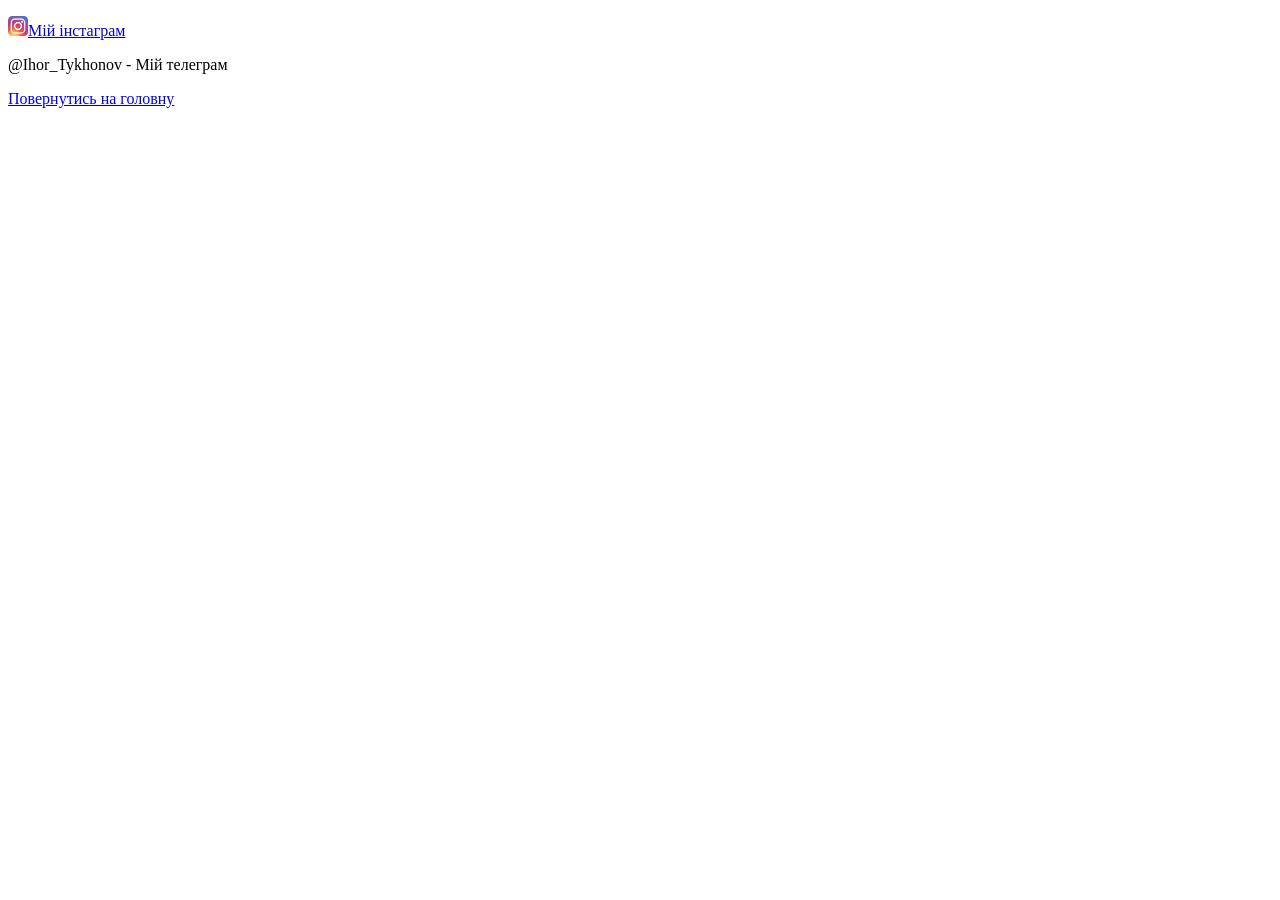
<file: home_work_2/contacts.html>
<!DOCTYPE html>
<html lang="uk">
<head>
    <meta charset="UTF-8">
    <meta name="viewport" content="width=device-width, initial-scale=1.0">
    <title>Contacts</title>
</head>
<body>
    <div>
        <p>
            <a target="_blank" href="https://www.instagram.com/igor_608t/?next=%2F"> <img src="img/R.png" alt="Мій інстаграм"  width="20" height="20">Мій інстаграм</a>
        </p>
        <p>@Ihor_Tykhonov - Мій телеграм</p>
    </div>
    <div>
        <a target="_blank" href="index.html">Повернутись на головну</a>
    </div>
</body>
</html>
</file>
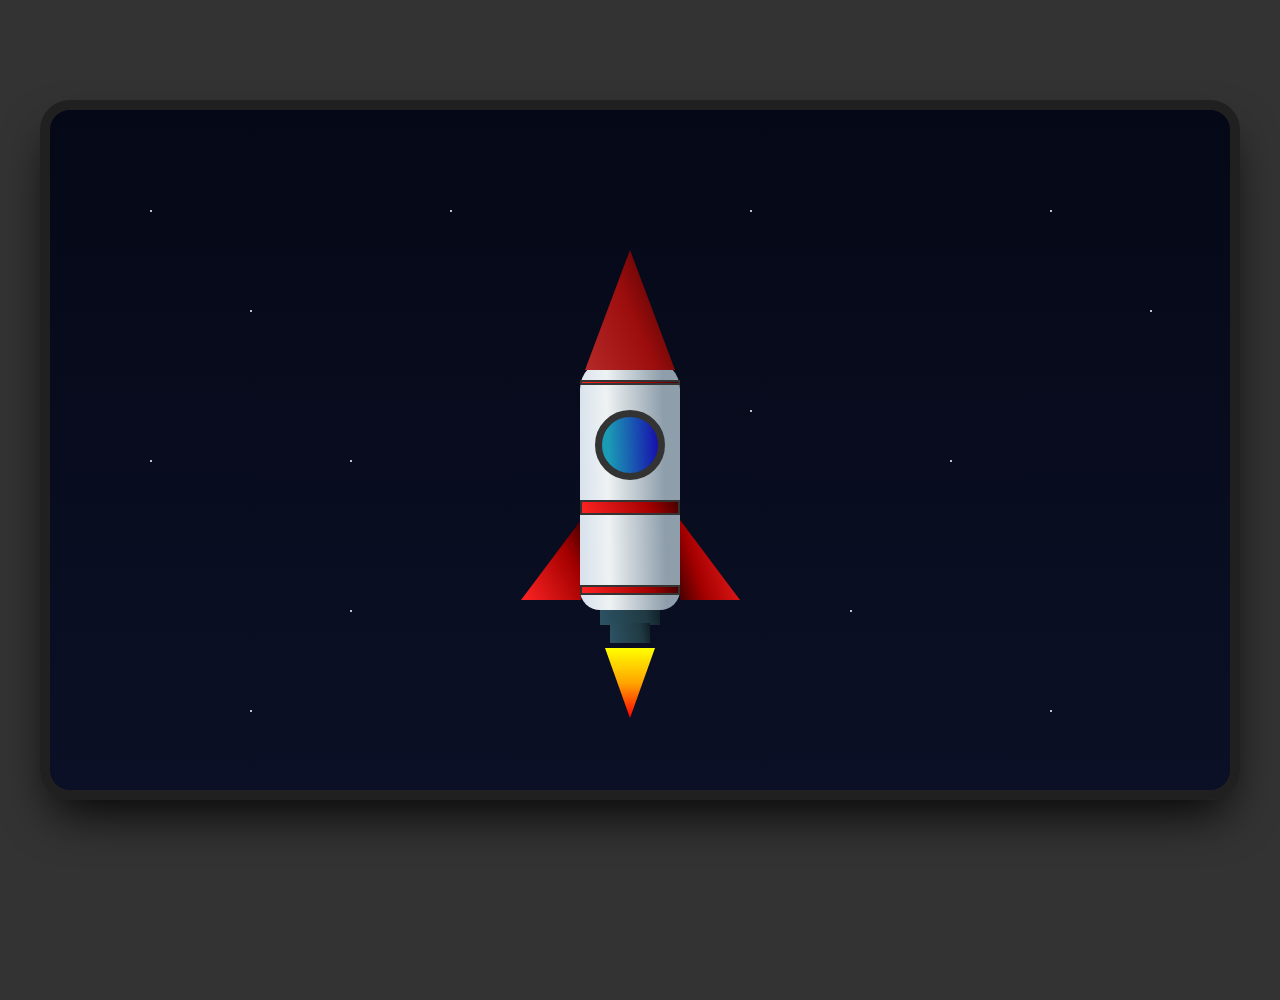
<file: homework_11/rocket.html>
<!DOCTYPE html>
<html lang="uk">

<head>
	<meta charset="UTF-8">
	<meta name="viewport" content="width=device-width, initial-scale=1.0">
	<link rel="stylesheet" href="css/rocket-style.css">
	<link rel="stylesheet" href="css/reset.css">
	<title>Ракета</title>
</head>

<body>
	<div class="wrapper">
		<main>
			<div class="space">
				<div class="stars">
					<div class="star star-1"></div>
					<div class="star star-2"></div>
					<div class="star star-3"></div>
					<div class="star star-4"></div>
					<div class="star star-5"></div>
					<div class="star star-6"></div>
					<div class="star star-7"></div>
					<div class="star star-8"></div>
					<div class="star star-9"></div>
					<div class="star star-10"></div>
					<div class="star star-11"></div>
					<div class="star star-12"></div>
					<div class="star star-13"></div>
					<div class="star star-14"></div>
					<div class="star star-15"></div>
				</div>
				<div class="rocket">
					<div class="rocket-nose"></div>
					<div class="rocket-body">
						<div class="rocket-stripe" id='stripe-top'></div>
						<div class="rocket-window"></div>
						<div class="rocket-stripe"></div>
						<div class="rocket-stripe" id='stripe'></div>
					</div>
					<div class="rocket-fin rocket-fin-left"></div>
					<div class="rocket-fin rocket-fin-right"></div>
					<div class="rocket-engine"></div>
					<div class="rocket-engine" id='button'></div>
					<div class="rocket-fire"></div>
				</div>
			</div>
		</main>
	</div>
</body>

</html>
</file>
<file: homework_11/css/style.css>
html {
	scroll-behavior: smooth;
}
body {
	font-family: "Poppins", sans-serif;
	font-weight: 400;
	font-size: 24px;
	background-color: #333;
	color: #fff;
}
/*--------------------Налаштування посилань----------------------*/
a {
	text-decoration: none;
	position: relative;
}

a::after {
	content: "";
	position: absolute;
	left: 0;
	bottom: -2px;
	width: 0;
	height: 2px;
	background: #3b82f6;
	transition: width 0.3s;
}

a:hover::after {
	width: 100%;
}
/*--------------------Налаштування параграфів----------------------*/
p {
	letter-spacing: 0.5px;
}
p span {
	color: #3b82f6;
	font-weight: 600;
}
/*--------------------Налаштування Заголовків----------------------*/
h2 {
	letter-spacing: 0.7px;
}

/*------------------Налаштування контейнерів------------------------*/
[class*="__container"] {
	max-width: 1200px;
	margin: 0 auto;
}
/*-------------------Навігація-----------------------*/
.navigation__title span {
	font-weight: 700;
	color: #3b82f6;
}
.navigation__container {
	position: fixed;
	width: 1000px;
	top: 2%;
	left: 18%;
	z-index: 50;
}
.navigation__block {
	display: flex;
	justify-content: space-between;
	padding: 20px 20px 20px 20px;
	background-color: #3b3838;
	border-radius: 20px;
	box-shadow: 0px 24px 48px -12px rgba(0, 0, 0, 0.6);
}
.navigation__title {
	letter-spacing: 0.5px;
	font-size: 18px;
	font-weight: 700;
}
.navigation__list ul {
	display: flex;
	list-style: none;
}
.navigation__list li {
	letter-spacing: 0.5px;
	font-size: 16px;
	margin-right: 20px;
	transition: all 0.3s ease;
}
.navigation__list li:hover {
	color: #3b82f6;
}
.navigation__list li:active {
	transform: scale(0.9);
}
/*------------------------------------------*/
.content__container {
	margin-top: 90px;
}
/*-------------------Заголовок-----------------------*/
.subject {
	display: flex;
	justify-content: center;
	align-items: center;
	font-size: 52px;
	padding: 20px 10px 20px 10px;
}
.subject span {
	font-weight: 500;
	color: #3b82f6;
}
/*-----------------Секція з блоками-------------------------*/
.section {
	display: flex;
	justify-content: space-between;
	margin-top: 30px;
	margin-bottom: 30px;
}
/*-------------------Блок з анімаціями-----------------------*/
.block {
	position: relative;
	width: 250px;
	height: 280px;
	padding: 10px 20px 10px 20px;
	background-color: #3b3838;
	box-shadow: 0px 24px 48px -12px rgba(0, 0, 0, 0.5);
	border-radius: 20px;
	transition: all 0.3s ease;
}
.block:hover {
	transform: scale(1.1);
}
.block__background {
	perspective: 500px;
	perspective-origin: center;
	border-radius: 20px;
	box-shadow: inset 0px 24px 48px -12px rgba(0, 0, 0, 0.8);
}
.block__title {
	display: flex;
	justify-content: center;
	align-items: center;
	width: 210px;
	height: 200px;
	margin-bottom: 10px;
	background-color: #3b82f6;
	border-radius: 20px;
	transition: all 0.4s ease-in-out;
}
.block__title h2 {
	font-size: 64px;
	font-weight: 700;
}
.block__title:hover {
	background: #47b8ec;
	box-shadow: 0px 0px 48px 0px #a0d6ee;
}
.block__text {
	display: flex;
	justify-content: center;
	align-items: center;
	height: 50px;
	font-size: 12px;
}
/*--------------------Block Translate----------------------*/
#translate-a:hover {
	translate: 20%;
}
#translate-b:hover {
	transform: translateY(20%);
}
#translate-c:hover {
	transform: translateX(-20%);
}
#translate-d:hover {
	transform: translate(20%, 20%);
}
/*--------------------Block Scale----------------------*/
#scale-a:hover {
	scale: 1.3;
}
#scale-b:hover {
	transform: scaleX(1.3);
}
#scale-c:hover {
	transform: scaleY(1.3);
}
#scale-d:hover {
	transform: scale(-1, 1);
}
/*--------------------Block Rotate----------------------*/
#rotate-a:hover {
	rotate: 180deg;
}
#rotate-b:hover {
	transform: rotateX(60deg);
}
#rotate-c:hover {
	transform: rotateY(60deg);
}
#rotate-d:hover {
	transform: rotate(-40deg);
}
/*--------------------Block Skew----------------------*/
#skew-a:hover {
	transform: skew(20deg, 20deg);
}
#skew-b:hover {
	transform: skew(-20deg, -20deg);
}
#skew-c:hover {
	transform: skew(20deg, -40deg);
}
#skew-d:hover {
	transform: skew(-20deg, 40deg);
}
#skew-section {
	margin-bottom: 50px;
}
/*--------------------Block 3D----------------------*/
.section-3d {
	height: 500px;
	width: 100%;
	margin: 0;
	display: flex;
	justify-content: center;
	align-items: center;
	background: #3b3838;
	margin-bottom: 50px;
	border-radius: 30px;
	box-shadow: 0px 24px 48px -12px rgba(0, 0, 0, 0.8);
}
.scene {
	perspective: 1000px;
	perspective-origin: center;
}
.cube {
	position: relative;
	width: 200px;
	height: 200px;
	transform-style: preserve-3d;
	transform: rotateX(25deg) rotateY(-25deg);
	animation: rotate-a 6s infinite linear;
}
.face {
	position: absolute;
	width: 200px;
	height: 200px;
	border: 1px solid wheat;
	background: rgba(0, 150, 255, 0.3);
}
.front {
	transform: translateZ(100px);
}
.back {
	transform: rotateY(180deg) translateZ(100px);
}
.left {
	transform: rotateY(-90deg) translateZ(100px);
}
.right {
	transform: rotateY(90deg) translateZ(100px);
}
.top {
	transform: rotateX(90deg) translateZ(100px);
}
.bottom {
	transform: rotateX(-90deg) translateZ(100px);
}
@keyframes rotate-a {
	from {
		transform: rotateX(-25deg) rotateY(0deg);
	}

	to {
		transform: rotateX(-25deg) rotateY(360deg);
	}
}
#cube-b {
	animation: rotate-b 6s infinite linear;
}
@keyframes rotate-b {
	from {
		transform: rotateY(-25deg) rotateX(0deg);
	}

	to {
		transform: rotateY(-25deg) rotateX(360deg);
	}
}
#cube-c {
	animation: rotate-c 6s infinite linear;
}
@keyframes rotate-c {
	from {
		transform: rotateX(-25deg) rotateX(0deg);
	}

	to {
		transform: rotateX(-25deg) rotateX(360deg);
	}
}

/*--------------------footer----------------------*/

.footer__container {
	display: flex;
	justify-content: space-between;
	height: 80px;
	border-radius: 30px;
	background: #3b3838;
	box-shadow: 0px 24px 48px -12px rgba(0, 0, 0, 0.5);
}
.button {
	padding: 30px;
	width: 280px;
	font-weight: 700;
	font-size: 20px;
}
.button a {
	letter-spacing: 0.5px;
	transition: all 0.3s ease;
}
.button a:hover {
	color: #3b82f6;
}
.button a:active {
	transform: scale(0.9);
}
</file>
<file: homework_3/css/style.css>
body{
   background-color: black;
}
*{
   color: darkorchid;
}
h1{
   color: blue;
}
li{
   color: yellowgreen;
}
.section-title{
   color: red;
}
.text {
   color: aqua;
}
.button {
   color: blueviolet;
}
#text-history{
   color: magenta;
}
#title-culture{
   color: green;
}
</file>
<file: homework_4/css/fonts.css>
@font-face {
   font-family: 'DancingScript';
   src: url("../fonts/DancingScript-Bold.woff2") format("woff2");
   font-weight: 700;
   font-style: normal;
   font-display: swap;
}

@font-face {
   font-family: 'DancingScript';
   src: url("../fonts/DancingScript-Medium.woff2") format("woff2");
   font-weight: 500;
   font-style: normal;
   font-display: swap;
}


@font-face {
   font-family: 'DancingScript';
   src: url("../fonts/DancingScript-Regular.woff2") format("woff2");
   font-weight: 400;
   font-style: normal;
   font-display: swap;
}

@font-face {
   font-family: 'DancingScript';
   src: url("../fonts/DancingScript-SemiBold.woff2") format("woff2");
   font-weight: 600;
   font-style: normal;
   font-display: swap;
}
</file>
<file: homework_4/css/style.css>
@import url('https://fonts.googleapis.com/css2?family=Afacad:ital,wght@0,400;0,500;0,600;0,700;1,400&display=swap');
@import url('https://fonts.googleapis.com/css2?family=Alegreya:wght@400;500;600;700;800;900&display=swap');


.title{
   font-family: "Poppins",sans-serif;
   font-style: normal;
   font-weight: 700;
   font-size: 30px;
   text-align: center;
   margin: 0px 0px 100px 0px;
}
.title span{
   color: #1AAF5B;
}




.block{
   margin: 0px 0px 100px 100px;
}
.block h2{
   font-family: "DM Sans","Arial", sans-serif;
   font-style: normal;
   font-weight: 400;
   color: #131313;
   font-size: 50px;
   margin-bottom: 20px;
}
.block span{
   font-family: "DM Sans","Arial", sans-serif;
   font-style: normal;
   font-weight: 700;
   color: #1AAF5B;
}
.block p{
   font-family: "DM Sans","Arial", sans-serif;
   font-style: normal;
   font-weight: 400;
   font-size: 20px;
   color: #000000a5;
   line-height: 140%;
   letter-spacing: -0.5px;
   margin-bottom: 58px;
}
.button{
   font-family: "DM Sans","Arial", sans-serif;
   font-style: normal;
   font-weight: 700;
   font-size: 17px;
   background-color: #1AAF5B;
   color: #FFFFFF;
   border-radius: 0px 18px 0px 0px;
   width: 200px;
   height: 70px;
}
.button img{
   padding-top: 7px;
   padding-left: 6px;
}




.block-1{
   font-family: "Alegreya", sans-serif;
   font-style: normal;
   font-weight: 400;
   word-spacing: 5px;
   font-size: 30px;
}
.block-2{
   font-family: "Alegreya", sans-serif;
   font-style: normal;
   font-weight: 500;
   word-spacing: 5px;
   font-size: 30px;
}
.block-3{
   font-family: "Alegreya", sans-serif;
   font-style: normal;
   font-weight: 600;
   word-spacing: 5px;
   font-size: 30px;
}
.block-4{
   font-family: "Alegreya", sans-serif;
   font-style: normal;
   font-weight: 700;
   word-spacing: 5px;
   font-size: 30px;
}
.block-5{
   font-family: "Alegreya", sans-serif;
   font-style: normal;
   font-weight: 800;
   word-spacing: 5px;
   font-size: 30px;
}
.block-6{
   font-family: "Alegreya", sans-serif;
   font-style: normal;
   font-weight: 900;
   font-size: 30px;
   word-spacing: 5px;
   margin-bottom: 50px;
   color: #1AAF5B;
}




.block-7{
   font-family: "Alegreya", sans-serif;
   font-style: italic;
   font-weight: 400;
   font-size: 30px;
   word-spacing: 5px;
   text-align: left;
}
.block-8{
   font-family: "Alegreya", sans-serif;
   font-style: italic;
   font-weight: 400;
   font-size: 30px;
   word-spacing: 5px;
   text-align: center;
}
.block-9{
   font-family: "Alegreya", sans-serif;
   font-style: italic;
   font-weight: 400;
   font-size: 30px;
   word-spacing: 5px;
   text-align: justify;
   margin-bottom: 50px;
}




.block-10{
   font-family: "Poppins", sans-serif;
   font-style: normal;
   font-weight: 400;
   font-size: 30px;
   word-spacing: 5px;
   text-decoration: line-through;
   text-decoration-color: #1AAF5B;
}
.block-11{
   font-family: "Poppins", sans-serif;
   font-style: normal;
   font-weight: 400;
   font-size: 30px;
   word-spacing: 5px;
   text-decoration: overline;
   text-decoration-color: #1AAF5B;
}
.block-12{
   font-family: "Poppins", sans-serif;
   font-style: normal;
   font-weight: 400;
   font-size: 30px;
   word-spacing: 5px;
   text-decoration: underline;
   text-decoration-color: #1AAF5B;
}
.block-13{
   font-family: "Poppins", sans-serif;
   font-style: normal;
   font-weight: 400;
   font-size: 30px;
   word-spacing: 5px;
   text-decoration: underline;
   text-decoration-color: #1AAF5B;
   text-decoration-style: wavy;
}
.block-14{
   font-family: "Poppins", sans-serif;
   font-style: normal;
   font-weight: 400;
   font-size: 30px;
   word-spacing: 5px;
   text-decoration: underline;
   text-decoration-color: #1AAF5B;
   text-decoration-style: dashed;
}
.block-15{
   font-family: "Poppins", sans-serif;
   font-style: normal;
   font-weight: 400;
   font-size: 30px;
   word-spacing: 5px;
   text-decoration: underline;
   text-decoration-color: #1AAF5B;
   text-decoration-style: dotted;
}
.block-15{
   font-family: "Poppins", sans-serif;
   font-style: normal;
   font-weight: 400;
   font-size: 30px;
   word-spacing: 5px;
   text-decoration: underline;
   text-decoration-color: #1AAF5B;
   text-decoration-style: double;
   margin-bottom: 50px;
}




.block-16{
   font-family: "Poppins", sans-serif;
   font-style: normal;
   font-weight: 600;
   font-size: 30px;
   word-spacing: 5px;
   text-shadow: -5px 10px 6px #b01d1d98, -4px 11px 5px #1AAF5B;
   margin-bottom: 50px; 
}




.block-17{
   font-family: "Poppins", sans-serif;
   font-style: normal;
   font-weight: 700;
   font-size: 30px;
   word-spacing: 5px;
   text-transform: capitalize;
}
.block-18{
   font-family: "Poppins", sans-serif;
   font-style: normal;
   font-weight: 700;
   font-size: 30px;
   word-spacing: 5px;
   text-transform: lowercase;
}
.block-19{
   font-family: "Poppins", sans-serif;
   font-style: normal;
   font-weight: 700;
   font-size: 30px;
   text-transform: uppercase;
   word-spacing: 5px;
   margin-bottom: 50px; 
}

.footer {
   font-family: "DM Sans","Arial", sans-serif;
   font-style: normal;
   font-weight: 700;
   font-size: 17px;
   text-align: center;
   padding-top: 30px;
   background-color: #1AAF5B;
   color: #FFFFFF;
   border-radius: 0px 18px 0px 0px;
   width: 220px;
   height: 70px;
}
</file>
<file: homework_5/css/style.css>
html {
	scroll-behavior: smooth;
}
body {
	font-family: "Poppins", sans-serif;
	font-weight: 400;
	color: #fff;
	background-color: #333;
}
[class*="__container"] {
	max-width: 1200px;
	margin-left: 15px;
	margin-right: 15px;
	margin: 0 auto;
}
/*---------------------------------Header---------------------------------*/
.header__title {
	display: flex;
	justify-content: center;
	font-size: 64px;
	font-weight: 700;
	margin-bottom: 50px;
}
#a {
	color: #638d4f;
}
#b {
	color: #a5833a;
}
/*---------------------------------Padding---------------------------------*/
.padding__title {
	display: flex;
	justify-content: center;
	margin-bottom: 20px;
	font-size: 52px;
	font-weight: 700;
}
.padding__section {
	margin-bottom: 30px;
}
.padding__block {
	height: 100px;
	background-color: #638d4f;
}
.padding__content {
	display: flex;
	justify-content: center;
	align-items: center;
	height: 100%;
	background-color: #4394ba;
}
#padding {
	padding: 30px;
}
#padding-top {
	padding-top: 30px;
}
#padding-right {
	padding-right: 100px;
}
#padding-bottom {
	padding-bottom: 30px;
}
#padding-left {
	padding-left: 100px;
}
/*---------------------------------Margin---------------------------------*/
.margin__container {
	margin-bottom: 50px;
}
.margin__title {
	display: flex;
	justify-content: center;
	margin-bottom: 20px;
	font-size: 52px;
	font-weight: 700;
}
.margin__section {
	padding: 1px;
	margin-bottom: 30px;
	background-color: #a5833a;
}
.margin__block {
	height: 100px;
}
.margin__content {
	display: flex;
	justify-content: center;
	align-items: center;
	height: 100%;
	background-color: #4394ba;
}
#section-right {
	display: flex;
}
#section-left {
	display: flex;
}
#margin-a {
	margin: 20px;
}
#margin-b {
	margin: 20px;
}
#margin-left-a {
	width: 100%;
	margin-left: 50px;
}
#margin-left-b {
	width: 100%;
	margin-left: 50px;
}
#margin-bottom-a {
	margin-bottom: 20px;
}
#margin-bottom-b {
	margin-bottom: 20px;
}
#margin-right-a {
	width: 100%;
	margin-right: 50px;
}
#margin-right-b {
	width: 100%;
	margin-right: 50px;
}
#margin-top-a {
	margin-top: 20px;
}
#margin-top-b {
	margin-top: 20px;
}
/*---------------------------------collection---------------------------------*/
.collection__container {
	display: flex;
	justify-content: center;
}
.collection-section {
	width: 650px;
	height: 445px;
	margin-bottom: 30px;
	border-radius: 10px;
	background-color: #fff3e3;
}
.block {
	padding: 62px 41px 37px 41px;
}
.block__suptitle {
	letter-spacing: 3px;
	margin-bottom: 5px;
	font-size: 16px;
	font-weight: 500;
	color: #333333;
}
.block__title {
	margin-bottom: 17px;
	line-height: 65px;
	font-size: 52px;
	font-weight: 700;
	color: #b88e2f;
}
.block__text {
	margin-bottom: 46px;
	line-height: 24px;
	font-size: 18px;
	font-weight: 500;
	color: #333333;
}
.block__button {
	display: flex;
	justify-content: center;
	align-items: center;
	width: 200px;
	height: 77px;
	text-transform: uppercase;
	font-weight: 700;
	color: #ffffff;
	background-color: #b88e2f;
	transition: all 0.3s ease;
}
.block__button:hover {
	transform: scale(1.1);
}
.block__button:active {
	transform: scale(1);
	background-color: #89630b;
}
/*---------------------------------footer---------------------------------*/
.footer__container {
	display: flex;
	justify-content: center;
}
.footer__button {
	display: flex;
	justify-content: center;
	align-items: center;
	height: 70px;
	width: 200px;
	margin-bottom: 30px;
	font-size: 18px;
	font-weight: 700;
	border-radius: 10px;
	background-color: #4394ba;
	transition: all 0.3s ease;
}
.footer__button:hover {
	transform: scale(1.1);
}
.footer__button:active {
	transform: scale(1);
	background-color: #2d6a87;
}
</file>
<file: homework_8/css/style.css>
body {
	background-color: #cdccb9;
	color: black;
}
.wrapper {
	font-family: "Poppins", sans-serif;
	font-weight: 500;
	font-size: 18px;
}
/*-----------------------------------*/
[class*="__container"] {
	max-width: 1200px;
	margin: 0 auto;
}
/*-----------------------------------*/
.logo {
	display: flex;
	padding-top: 30px;
	margin-bottom: 40px;
}
.logo__img {
	margin-right: 20px;
}
/*-----------------------------------*/
.icon-block {
	display: flex;
	margin-bottom: 30px;
}
.icon-block__img {
	margin-right: 20px;
}
.content-block__img {
	width: 381px;
	height: 480px;
}
/*----------------------------------*/
.content-block__container {
	display: flex;
}
.content-block:not(:last-child) {
	margin-right: 25px;
}
.content-block__img {
	margin-bottom: 20px;
}
.content-block__img img {
	border-radius: 10px;
}
.content-block__text {
	font-size: 24px;
}
/*-----------------------------------*/
.page {
	margin-bottom: 30px;
}
.page__img {
	padding-bottom: 20px;
}
.page__text {
	font-size: 24px;
}
/*-----------------------------------*/
.footer {
	margin-bottom: 50px;
}
.footer__container {
	width: 1200px;
	height: 50px;
}
.footer__btn a {
	font-size: 24px;
	text-decoration: none;
	position: relative;
}

.footer__btn a::after {
	content: "";
	position: absolute;
	left: 0;
	bottom: -2px;
	width: 0;
	height: 4px;
	background: rgb(140, 126, 56);
	transition: width 0.3s;
}

.footer__btn a:hover::after {
	width: 100%;
}
</file>
<file: homework_9/css/fonts.css>
@font-face {
   font-family: "InterDisplay", sans-serif;
   src: url("../fonts/InterDisplay-Regular.woff2") format("woff2");
   font-weight: 400;
   font-style: normal;
   font-display: swap;
}
@font-face {
   font-family: "InterDisplay", sans-serif;
   src: url("../fonts/InterDisplay-Medium.woff2") format("woff2");
   font-weight: 500;
   font-style: normal;
   font-display: swap;
}
</file>
<file: homework_9/css/style.css>
body {
   font-family: "InterDisplay", sans-serif;
   font-weight: 400;
   font-style: normal;
   background-color: #161616;
   font-size: 16px;
   color: #fff;
   word-spacing: normal;
}
[class*="__container"] {
   max-width: 1230px;
   margin-left: 15px;
   margin-right: 15px;
   margin: 0 auto;
}

li {
   margin-bottom: 5px;
}
a {
   text-decoration: none;
   position: relative;
}

a::after {
   content: "";
   position: absolute;
   left: 0;
   bottom: -2px;
   width: 0;
   height: 2px;
   background: aquamarine;
   transition: width 0.3s;
}

a:hover::after {
   width: 100%;
}
/*-------------------------------------------*/ /*header*/ /*--------------------------------------*/
.header__container {
   margin-bottom: 20px;
   border-bottom: 1px solid aquamarine;
   padding-bottom: 10px;
}
.header__title {
   font-size: 40px;
   display: flex;
   justify-content: center;
   align-items: center;
   margin-bottom: 20px;
   position: relative;
   padding-bottom: 10px;
}
.header__title::after {
   content: "";
   position: absolute;
   left: 40%;
   bottom: 0;
   width: 20%;
   height: 1px;
   background: aquamarine;
}
.header__title span {
   font-family: "InterDisplay", sans-serif;
   font-weight: 500;
   font-style: normal;
   color: aquamarine;
}
.header__list h2 {
   color: aquamarine;
   margin-bottom: 15px;
}
.header__list ul {
   list-style: none;
   padding-left: 0;
   margin-left: 0;
}
.header__list li {
   margin-bottom: 5px;
}
.header__list a:hover {
   color: aquamarine;
}
.header__list a:active {
   color: rgb(26, 151, 109);
}
/*-------------------------------*/ /*БЕМ-блок,елемент,модефікатор,мікс*/ /*-----------------------------------------*/
.block__container {
   margin-bottom: 40px;
   border-bottom: 1px solid aquamarine;
   padding-bottom: 20px;
}
.block__title {
   font-size: 30px;
   display: flex;
   justify-content: center;
   align-items: center;
   margin-bottom: 20px;
   position: relative;
   padding-bottom: 10px;
}
.block__title::after {
   content: "";
   position: absolute;
   left: 45%;
   bottom: 0;
   width: 10%;
   height: 1px;
   background: aquamarine;
}
.block__title span {
   color: aquamarine;
}
.block__text {
   margin-bottom: 15px;
}
.block__sup-title {
   margin-bottom: 15px;
   color: aquamarine;
}

/*--------------------------------------------------*/ /*часті слова*/ /*----------------------------------------------------*/
.words__container {
   margin-bottom: 40px;
   border-bottom: 1px solid aquamarine;
   padding-bottom: 20px;
}
.words__title {
   font-size: 30px;
   display: flex;
   justify-content: center;
   align-items: center;
   margin-bottom: 20px;
   position: relative;
   padding-bottom: 10px;
}
.words__title::after {
   content: "";
   position: absolute;
   left: 45%;
   bottom: 0;
   width: 10%;
   height: 1px;
   background: aquamarine;
}
.words__title span {
   color: aquamarine;
}
.words__text span {
   color: aquamarine;
}
/*----------------------------------*/ /*домашня робота з макету*/ /*---------------------------------------------*/

.blog-section__page {
   height: 800px;
   display: flex;
}
.blog-section__header {
   margin-bottom: 60px;
}
.blog-section__image {
   width: 62px;
   height: 62px;
   margin: 0 auto;
}
.blog-section__text {
   font-size: 16px;
   width: 130px;
   margin: 0 auto;
   padding: 8px 0px 12px 0px;
   color: #ffffff38;
}
.blog-section__title {
   font-size: 52px;
   width: 45%;
   height: 60px;
   margin: 0 auto;
}
.blog-section-product {
   margin-right: 30px;
}
.blog-section-product__section {
   height: 720px;
   width: 690px;
   padding: 32px;
   background: #1e1e1f;
   border-radius: 20px;
}
.blog-section-product__image {
   height: 372px;
   width: 624px;
   margin: 0px 0px 32px 0px;
}
.blog-section-product__image img {
   border-radius: 14px;
}
.blog-section-product__block {
   margin-bottom: 20px;
   display: flex;
}
.blog-section-product__sup-title {
   font-size: 14px;
   width: 135px;
   height: 36px;
   border-radius: 8px;
   padding: 10px 13px 8px 13px;
   background: rgba(255, 255, 255, 0.066);
}
.blog-section-product__data {
   justify-content: center;
   display: flex;
   margin-left: 350px;
   padding-top: 5px;
}
.blog-section-product__data img {
   margin-right: 4px;
   width: 20px;
   height: 20px;
}
.blog-section-product__title {
   letter-spacing: -0.32px;
   line-height: 44px;
   font-weight: 500;
   font-size: 32px;
   margin-bottom: 12px;
}
.blog-section-product__text {
   width: 540px;
   height: 48px;
   margin-bottom: 24px;
   line-height: 24px;
   color: #ffffffb4;
}
.blog-section-product__button {
   display: flex;
}
.blog-section-product__button img {
   margin-left: 10px;
}
.blog-section-product__button a {
   padding-top: 3px;
   font-weight: 500;
}
.blog-section-items {
   width: 482px;
   height: 742px;
   display: flex;
   flex-direction: column;
}
.blog-section-list {
   border-radius: 12px;
   width: 482px;
   height: 238px;
   background: #1e1e1f;
   margin-bottom: 30px;
   transition: all 0.3s ease;
}
.blog-section-list:hover {
   background-color: #f24e1e;
}
.blog-section-list__sup-title {
   font-size: 14px;
   width: 120px;
   height: 36px;
   padding: 10px 13px 8px 13px;
   border-radius: 8px;
   margin: 32px 0px 12px 32px;
   background: rgba(255, 255, 255, 0.066);
}
.blog-section-list__title {
   font-size: 24px;
   margin: 0px 32px 12px 32px;
}
.blog-section-list__text {
   margin: 0px 32px 26px 32px;
   color: #ffffffb4;
}
.faq-section__container {
   height: 830px;
}
.faq-section__header {
   margin-bottom: 20px;
}
.faq-section__img {
   width: 53px;
   height: 60px;
   margin: 0 auto;
}
.faq-section__text {
   font-size: 16px;
   width: 130px;
   margin: 0 auto;
   padding: 8px 0px 12px 0px;
   color: #ffffff38;
}
.faq-section__title {
   font-size: 52px;
   width: 55%;
   height: 60px;
   margin: 0 auto;
}
.faq-section__items {
   display: flex;
   flex-direction: column;
}
.faq-section__item {
   display: flex;
   font-size: 20px;
   width: 1000px;
   height: 76px;
   background: #1e1e1f;
   margin: 0 auto;
   margin-bottom: 24px;
   border-radius: 10px;
   transition: all 0.3s ease;
}
.faq-section__item img {
   width: 32px;
   height: 32px;
   margin: 22px 24px 22px 0px;
}
.faq-section__item p {
   width: 550px;
   margin: 24px 363px 24px 32px;
}
.faq-section__item:hover {
   background-color: #f24e1e;
}
/*----------------------------------------*/ /*footer*/ /*------------------------------------------*/
.footer__container {
   font-size: 24px;
   padding: 20px 0px 20px 0px;
   border-top: 1px solid aquamarine;
}

.footer__item a:hover {
   color: aquamarine;
}
.footer__item a:active {
   color: rgb(26, 151, 109);
}
</file>
<file: homework_11/css/rocket-style.css>
body {
	background-color: #333;
}
.wrapper {
	margin-top: 100px;
}
/*-----------------------------space-----------------------------*/
.space {
	position: relative;
	overflow: hidden;
	margin: 0 auto;
	width: 1200px;
	height: 700px;
	border-radius: 30px;
	border: 10px solid #212020;
	box-shadow: 0px 24px 48px -12px rgba(0, 0, 0, 0.9);
	background: linear-gradient(to bottom, #050816, #0b1026);
}
/*-----------------------------stars-----------------------------*/
.stars {
}
.star {
	position: absolute;
	width: 2px;
	height: 2px;
	border-radius: 50%;
	background-color: #fff;
	box-shadow: 0px 0px 38px 0px rgba(128, 128, 128, 0);
}
.star-1 {
	top: 100px;
	left: 100px;
}
.star-2 {
	top: 200px;
	left: 200px;
}
.star-3 {
	top: 100px;
	left: 1000px;
}
.star-4 {
	top: 500px;
	left: 300px;
}
.star-5 {
	top: 300px;
	left: 1200px;
}
.star-6 {
	top: 200px;
	left: 1100px;
}
.star-7 {
	top: 500px;
	left: 800px;
}
.star-8 {
	top: 300px;
	left: 700px;
}
.star-9 {
	top: 350px;
	left: 900px;
}
.star-10 {
	top: 350px;
	left: 100px;
}
.star-11 {
	top: 350px;
	left: 300px;
}
.star-12 {
	top: 100px;
	left: 400px;
}
.star-13 {
	top: 600px;
	left: 1000px;
}
.star-14 {
	top: 600px;
	left: 200px;
}
.star-15 {
	top: 100px;
	left: 700px;
}
/*-----------------------------rocket-----------------------------*/
.rocket {
}

.rocket-nose {
	position: absolute;
	top: 140px;
	left: 505px;
	width: 150px;
	height: 120px;
	background: linear-gradient(246deg, #420000 20%, #9c0d0d 50%, #c03535 100%);
	clip-path: polygon(50% 0%, 80% 100%, 20% 100%);
	z-index: 3;
}
.rocket-body {
	position: absolute;
	top: 250px;
	left: 530px;
	width: 100px;
	height: 250px;
	border-radius: 29px 29px 20px 20px;
	background: linear-gradient(269deg, #8e9eab 17%, #eef2f3 71%, #d7e1ec 100%);
	z-index: 2;
}
.rocket-window {
	margin-top: 25px;
	margin-left: 15px;
	width: 70px;
	height: 70px;
	border-radius: 50px;
	border: 7px solid #333;
	background: #1d0da6;
	background: linear-gradient(268deg, rgba(29, 13, 166, 1) 0%, rgba(23, 23, 173, 1) 6%, rgba(27, 155, 181, 1) 87%);
}
.rocket-stripe {
	width: 100px;
	height: 15px;
	margin-top: 20px;
	border: 2px solid #333;
	background: linear-gradient(243deg, #470000 0%, #a30000 30%, #ff2424 100%);
}
#stripe-top {
	height: 5px;
}
#stripe {
	height: 10px;
	margin-top: 70px;
}
.rocket-fin {
	position: absolute;
	bottom: 20px;
	width: 60px;
	height: 80px;
	background: crimson;
}
.rocket-fin-left {
	top: 410px;
	left: 471px;
	clip-path: polygon(100% 0, 0 100%, 100% 100%);
	background: linear-gradient(243deg, #470000 0%, #a30000 30%, #ff2424 100%);
}
.rocket-fin-right {
	top: 410px;
	left: 630px;
	clip-path: polygon(0 0, 0 100%, 100% 100%);
	background: linear-gradient(73deg, #470000 0%, #a30000 30%, #ff2424 100%);
}
.rocket-engine {
	position: absolute;
	top: 495px;
	left: 550px;
	width: 60px;
	height: 20px;
	background: linear-gradient(260deg, #0f2027 0%, #203a43 25%, #2c5364 100%);
}
#button {
	top: 513px;
	left: 560px;
	width: 40px;
	height: 20px;
}
.rocket-fire {
	position: absolute;
	top: 538px;
	left: 555px;
	width: 50px;
	height: 70px;
	background: linear-gradient(to bottom, yellow, orange, red);
	clip-path: polygon(50% 100%, 0 0, 100% 0);
	animation: fire 0.15s infinite;
}
@keyframes fire {
	0% {
		height: 70px;
		transform: scaleX(1);
	}

	50% {
		height: 100px;
		transform: scaleX(0.8);
	}

	100% {
		height: 70px;
		transform: scaleX(1);
	}
}
</file>
